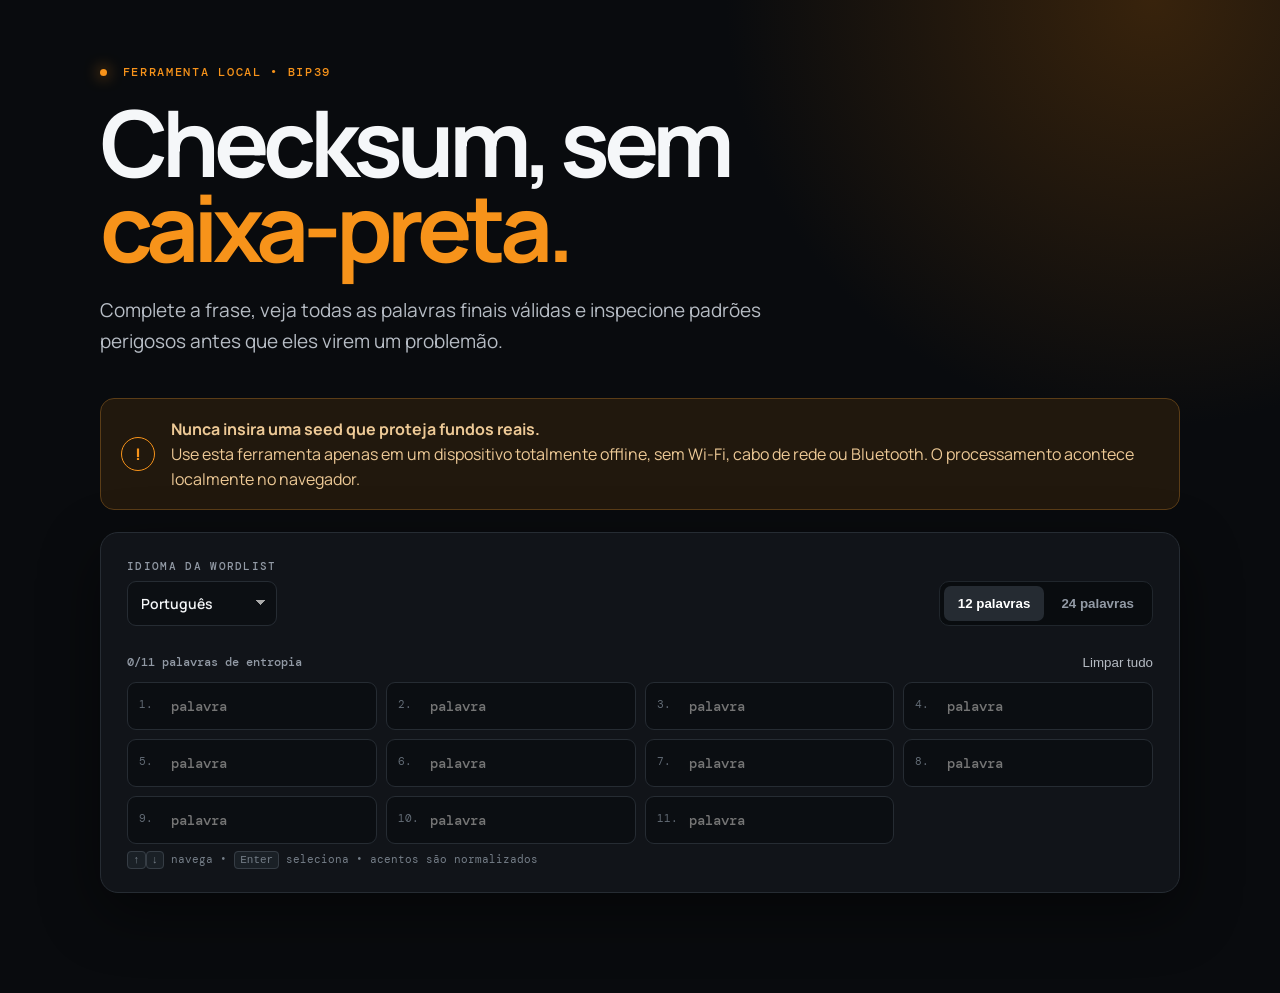
<file: bip39_checksum_offline.html>
<!doctype html>
<html lang="pt-BR">
<head>
  <meta charset="UTF-8" />
  <meta name="viewport" content="width=device-width, initial-scale=1.0" />
  <meta name="color-scheme" content="dark" />
  <title>Calculadora de Checksum BIP39</title>
  <link rel="preconnect" href="https://fonts.googleapis.com">
  <link rel="preconnect" href="https://fonts.gstatic.com" crossorigin>
  <link href="https://fonts.googleapis.com/css2?family=DM+Mono:wght@400;500&family=Manrope:wght@400;600;700;800&display=swap" rel="stylesheet">
  <style>
:root{--bg:#090b0e;--panel:#11151a;--line:#262c33;--muted:#929aa5;--text:#f5f7f9;--orange:#f7931a;--red:#ff4d4f;--yellow:#ffc247;--green:#41d69b}*{box-sizing:border-box;margin:0;padding:0}body{margin:0;background:radial-gradient(circle at 90% 0,#38230c 0,transparent 28%),var(--bg);color:var(--text);font-family:Manrope,sans-serif;min-height:100vh}main{width:min(1080px,calc(100% - 32px));margin:auto;padding:64px 0 100px}header{max-width:780px}.eyebrow,.section-tag{font:500 12px DM Mono,monospace;letter-spacing:.14em;color:var(--orange)}.dot{display:inline-block;width:7px;height:7px;background:var(--orange);border-radius:50%;box-shadow:0 0 15px var(--orange);margin-right:7px}h1{font-size:clamp(52px,8vw,92px);line-height:.92;letter-spacing:-.065em;margin:20px 0 26px}h1 em{font-style:normal;color:var(--orange)}.lead{font-size:19px;line-height:1.6;color:#b7bdc5;max-width:670px}.warning{display:flex;gap:16px;align-items:center;background:#21180d;border:1px solid #5b3d17;padding:18px 20px;border-radius:14px;margin:42px 0 22px;color:#edc996;line-height:1.55}.warning-icon{flex:0 0 34px;height:34px;border:1px solid var(--orange);border-radius:50%;display:grid;place-items:center;font-weight:800;color:var(--orange)}.panel,.results{background:rgba(17,21,26,.94);border:1px solid var(--line);border-radius:18px;padding:26px;box-shadow:0 20px 60px #0007}.toolbar,.entry-head,.result-top,.analysis-head{display:flex;align-items:flex-end;justify-content:space-between;gap:18px}.toolbar label{display:grid;gap:8px;color:var(--muted);font:500 11px DM Mono,monospace;letter-spacing:.12em}select{appearance:none;background:#0c0f13;color:var(--text);border:1px solid var(--line);border-radius:9px;padding:12px 42px 12px 13px;font:600 14px Manrope;background-image:linear-gradient(45deg,transparent 50%,#aaa 50%),linear-gradient(135deg,#aaa 50%,transparent 50%);background-position:calc(100% - 16px) 18px,calc(100% - 11px) 18px;background-size:5px 5px;background-repeat:no-repeat}.mode{background:#090c0f;padding:4px;border-radius:10px;border:1px solid #20262c}.mode-btn{border:0;background:transparent;color:var(--muted);padding:10px 14px;border-radius:7px;font-weight:700;cursor:pointer}.mode-btn.active{background:#252b32;color:white}.entry-head{margin:28px 0 12px;font:500 12px DM Mono;color:var(--muted)}.text-btn{border:0;background:none;color:#b5bbc3;cursor:pointer}.word-grid{display:grid;grid-template-columns:repeat(4,1fr);gap:9px}.word-field{position:relative}.word-field input{width:100%;height:48px;border:1px solid var(--line);background:#0b0e12;border-radius:9px;color:white;padding:0 12px 0 43px;font:500 14px DM Mono;outline:none}.word-field input:focus{border-color:var(--orange);box-shadow:0 0 0 3px #f7931a18}.word-field.valid input{border-color:#335f4e}.num{position:absolute;left:12px;top:15px;color:#636c76;font:11px DM Mono;z-index:2}.suggestions{position:absolute;z-index:20;top:52px;left:0;right:0;background:#171c22;border:1px solid #343b43;border-radius:10px;box-shadow:0 18px 35px #000b;max-height:215px;overflow:auto}.suggestions button{display:flex;width:100%;justify-content:space-between;border:0;background:none;color:#e5e8ec;padding:10px 12px;text-align:left;font:14px DM Mono;cursor:pointer}.suggestions button:hover,.suggestions button.selected{background:#2a3139;color:var(--orange)}.suggestions small{color:#747e88}.hint{font:11px DM Mono;color:#747d87;margin-top:8px}.hint kbd{border:1px solid #363d45;background:#1a2026;padding:2px 5px;border-radius:4px}.action-box{margin-top:22px;border:1px solid #6a4317;background:linear-gradient(90deg,#281a0b,#16130e);border-radius:13px;padding:18px;display:flex;justify-content:space-between;align-items:center;gap:16px}.action-box div{display:grid;gap:4px}.action-box span{color:#aeb4bb;font-size:14px}.action-box button{background:var(--orange);color:#111;border:0;border-radius:9px;padding:13px 17px;font-weight:800;cursor:pointer}.hidden{display:none!important}.results{margin-top:22px}.results h2{margin:7px 0 0;font-size:25px}.result-top p,#result-explainer{color:var(--muted)}.quality{border-radius:999px;padding:9px 14px;font:700 12px DM Mono}.quality.safe{background:#14372c;color:#67e5b5}.quality.medium{background:#3a2d13;color:#ffd36b}.quality.unsafe{background:#42191b;color:#ff7779}.checksum-list{display:grid;grid-template-columns:repeat(auto-fill,minmax(185px,1fr));gap:8px;max-height:330px;overflow:auto;margin:20px 0 34px;padding-right:5px}.checksum-word{background:#0b0f13;border:1px solid #293038;border-radius:9px;padding:11px 12px;display:flex;justify-content:space-between;align-items:center;font:14px DM Mono;cursor:pointer;color:white;transition:border-color .15s}.checksum-word:hover{border-color:var(--orange)}.checksum-word.selected{border-color:var(--green);background:#0d1a15}.checksum-word b{color:var(--orange);font-weight:500}.seed-display{display:flex;flex-wrap:wrap;gap:8px;margin:20px 0 24px}.seed-word-tag{background:#0b0f13;border:1px solid #293038;border-radius:9px;padding:8px 12px;font:14px DM Mono;color:white;display:inline-flex;gap:6px;align-items:center}.seed-word-tag .sw-num{color:var(--muted);font-size:11px}.seed-word-tag.cs-slot{border-color:var(--orange);color:var(--orange)}.seed-word-tag.cs-filled{border-color:var(--green);color:var(--green)}.analysis-head{border-top:1px solid var(--line);padding-top:28px;margin-top:10px}.analysis-head>span{color:var(--muted);font:12px DM Mono}.alerts{display:grid;grid-template-columns:1fr 1fr;gap:10px;margin-top:18px}.alert{border:1px solid;border-radius:11px;padding:15px;display:grid;grid-template-columns:30px 1fr;gap:10px}.alert.high{border-color:#5a292a;background:#211213}.alert.medium{border-color:#59451f;background:#211b10}.alert .icon{font-size:18px}.alert strong{display:block;font-size:14px}.alert p{margin:4px 0 0;color:#a9b0b8;font-size:12px;line-height:1.45}.no-alerts{grid-column:1/-1;padding:24px;border:1px solid #275544;background:#10251e;border-radius:12px;color:#75dcb6}.disclaimer{color:#727b85;font-size:12px;line-height:1.6;margin-top:24px}.copy-seed-btn{background:var(--orange);color:#111;border:0;border-radius:9px;padding:13px 17px;font-weight:800;cursor:pointer;margin-top:6px;display:none}.copy-seed-btn:hover{filter:brightness(1.1)}.toast{position:fixed;bottom:22px;left:50%;transform:translate(-50%,20px);background:#eef1f4;color:#111;padding:10px 15px;border-radius:8px;font-weight:700;opacity:0;transition:.2s;pointer-events:none}.toast.show{opacity:1;transform:translate(-50%,0)}@media(max-width:720px){main{padding-top:35px}.toolbar,.result-top,.analysis-head{align-items:stretch;flex-direction:column}.mode{display:flex}.mode-btn{flex:1}.word-grid{grid-template-columns:repeat(2,1fr)}.alerts{grid-template-columns:1fr}.action-box{align-items:stretch;flex-direction:column}.action-box button{width:100%}}@media(max-width:420px){.word-grid{grid-template-columns:1fr}h1{font-size:50px}.panel,.results{padding:18px}}
  </style>
</head>
<body>
  <main>
    <header>
      <div class="eyebrow"><span class="dot"></span> FERRAMENTA LOCAL &bull; BIP39</div>
      <h1>Checksum, sem<br><em>caixa-preta.</em></h1>
      <p class="lead">Complete a frase, veja todas as palavras finais v&aacute;lidas e inspecione padr&otilde;es perigosos antes que eles virem um problem&atilde;o.</p>
    </header>

    <section class="warning" aria-label="Aviso de seguran&ccedil;a">
      <span class="warning-icon">!</span>
      <div><strong>Nunca insira uma seed que proteja fundos reais.</strong><br>Use esta ferramenta apenas em um dispositivo totalmente offline, sem Wi-Fi, cabo de rede ou Bluetooth. O processamento acontece localmente no navegador.</div>
    </section>

    <section class="panel">
      <div class="toolbar">
        <label>IDIOMA DA WORDLIST
          <select id="langSelect">
            <option value="english">English</option>
            <option value="spanish">Espa&ntilde;ol</option>
            <option value="french">Fran&ccedil;ais</option>
            <option value="italian">Italiano</option>
            <option value="portuguese" selected>Portugu&ecirc;s</option>
            <option value="czech">&Ccaron;e&scaron;tina</option>
            <option value="japanese">&#x65e5;&#x672c;&#x8a9e;</option>
            <option value="korean">&#xd55c;&#xad6d;&#xc5b4;</option>
            <option value="chinese_simplified">&#x4e2d;&#x6587;(&#x7b80;&#x4f53;)</option>
            <option value="chinese_traditional">&#x4e2d;&#x6587;(&#x7e41;&#x9ad4;)</option>
          </select>
        </label>
        <div class="mode" role="group" aria-label="Tamanho da frase">
          <button class="mode-btn active" id="btn12" data-size="12">12 palavras</button>
          <button class="mode-btn" id="btn24" data-size="24">24 palavras</button>
        </div>
      </div>

      <div class="entry-head">
        <div><span id="filled">0</span>/<span id="target">11</span> palavras de entropia</div>
        <button id="clear" class="text-btn">Limpar tudo</button>
      </div>
      <div id="wordGrid" class="word-grid"></div>
      <p class="hint"><kbd>&uarr;</kbd><kbd>&darr;</kbd> navega &bull; <kbd>Enter</kbd> seleciona &bull; acentos s&atilde;o normalizados</p>

      <div id="action-box" class="action-box hidden">
        <div><strong>Entropia-base completa.</strong><span>Antes de continuar, confirme: este dispositivo est&aacute; totalmente offline?</span></div>
        <button id="analyze">Sugerir checksums &rarr;</button>
      </div>
    </section>

    <section id="results" class="results hidden">
      <div class="result-top">
        <div><span class="section-tag">SUAS PALAVRAS</span><h2>Seed parcial</h2></div>
        <div id="quality" class="quality"></div>
      </div>
      <div id="seedDisplay" class="seed-display"></div>
      <button id="copyAllBtn" class="copy-seed-btn">Copiar seed completa</button>

      <div style="margin-top:28px"><span class="section-tag">CHECKSUMS POSS&Iacute;VEIS</span><h2 style="margin:7px 0 0;font-size:25px" id="checksumTitle">Palavras finais v&aacute;lidas</h2></div>
      <p id="result-explainer" style="margin:6px 0 0"></p>
      <div id="checksumList" class="checksum-list"></div>

      <div class="analysis-head"><div><span class="section-tag">DIAGN&Oacute;STICO</span><h2>An&aacute;lise de padr&otilde;es</h2></div><span id="alert-count"></span></div>
      <div id="alerts" class="alerts"></div>
      <p class="disclaimer">Essa an&aacute;lise detecta padr&otilde;es vis&iacute;veis &mdash; ela n&atilde;o prova que a entropia foi gerada aleatoriamente. Uma frase &ldquo;limpa&rdquo; ainda pode ser insegura se veio de uma fonte previs&iacute;vel.</p>
    </section>
  </main>

  <div id="toast" class="toast" role="status"></div>

  <script>
const WL_B64 = "H4sIAJi+c2oC/0y9PbbsuK40OJVvPbtH0FPp1QYlURLzUCKLP9q5s0dT3j1GGW9dr9w9sQbECOhYimRSFMUfEADB0P/3P/7cYqj7//zf/+f/+R83uXNJ5//8X/9HYIihfQ8Y/bim3gAupFR/IqmmMgG14mam9rIM1Ou4ZZ59rUBh4e3znLpBy7oHjwdJ1nFNvbYwD/xXDwV/l8RCUUgLeI+5pQJQ7Mmtu3ijxeVxw7LgEmYmWPblJQ8d6AgAPQJc7pw9YADyJU2o5Lq6UIAS2mItDq+zuTBquXlc0Ahb8SNl925kDce4FFxyKiNrqOie6MrIE6cOMKc9jReNHtlj8OOREX9E/w2QvgY4El43phNF590NUKQ+yF/TuDY/6hS/3PdosMM13wvgJ5zbgMkA+/qQrh6vd7r4jaee844uO+fABjk3PEWGqwcooyJnONCb5y/+d8ojZmJ29pnazlLqF1Hz5+kAw18dN72Dx+g/xyU7NGBOMW1Iy94VIDw558LJkUsYzy3zjiuHrrQirnh02fBgdGE50C7lQFuUYzyzyJvhr6KtAujReKWEi2noT9S7NL9yepQWmL99pfLrhhWX7JGrVsdhXqsn4J219mM8qbb9GK/R9ujbSGxpvElrbv4F5FHz1kLrC/I90qI/s7YvmGh949zjmOmNw6O3hGs/xm2XL5xKV5rdkgAx3b7cLw9QCEarfvma8DZfax/d9vVLso0b3+Ee2JObvsd13n0ctRA86jy5ZTx6ctu4RIqGSWfiiVvHvJvcMaU00OnGKBB0ehTKi4+4rVBWTNrbKKOi+DrGlYBfo58madcxIifvxvATcOLax9Ce/OwgawXi/Sfv13EVeYWUDU/2u7uQtIfRl5OPFNICx4gTMCrhTz769GtAWsVV+h21aJAggr68x6O+Ex4Q5u8ZrxKQ8gs/[base64]/0OslnSw3oerFhLbAL2Rjk/YJusnUFzRml2qMh3ZZe+OYYj3EUfEeJ1x/4RqZ+1xYlAyG8UBRXlCxXjZLQx+gb3oNJ0dIr6iDDbr+TfD56HV20wQJJXC0+EwFa1bFpA7EPL9wHVJDrse4HiLpgPK4oqzTIaf0ONFomlmXReZKKPe8HJ54fvPP/FQoh8bycnOsb8Fl4h1jYMt1SwB5NKuggocXJFQUPbpQruHETbXxsbXzqbhJapE2wBk3Nr8lFt7s1o4xZ6JNAJeVGQN59qLcjhEpjeRRiD+gbMz+rOgHSen8W0Z/BLKm2KGQCRgjSsCR+bidC7SgVAEyxobAYv9WglEB0foywIxivWeeMbvkyqbdIVNFX54xk1R1RjYMfQHH6XFDgqYqKLFYmXtjFZn3PkOREnji+b2MgsOG7g+iNh140VAgoufQwgdVgPkwh2vItzlCiRWQcS1h/Qb8whW/[base64]/ucCxZ7ARDrgtYGcOB68h/IouLYtcV9RYDPqILMftzmoZsK8niIH4NXF0PIvRLQVbLiZQBo/2KsIgULtQC+syxxYwCWPge0XumeIODdSz8ooks/eW/na6DGYlChiD6NzKLOd/RFz7iYXjL3EhLkXpcewtTqj7TrBfJTnkQZJ9NhrNRzR9tTXVuGsrCIDbghYcyhhXrxYmbd4qgiLOiM5Zbk/HfMxmUIhwWCePGi5nqgMlT0RXTaBWki0ScU4NXXABQxmwSmYgVoB1dg3rTKQoCk1W5aUQea6IuPrFYMF289oEUJCizjDKz3SftLIO6lfSnI89acamDikFACoLzL7ISlt/gqg2si9iynhu0E+oVrxnIlUOY0ypHuRbUaZuUiojaOQSoQa4UgzK4luA2TaOErBV0LFsAxABfeGKRSyDVmxyLSGg0VNmoYAk8sGUuI/hgm5RJoEwlKYpACU4AIwrWa00SwyQTB1q8BIytU6ZMKaKq04MyelN6xMap9ikdcHEThSoV/f4aAWBI9TYI6VYllLDVLGvqbXPM+JtOSDkd0chQmUT1R2snCeMVLpI6Zv8DPsFCwCdjGpBSE1hPRBqkj8GtcIcjMv7XIIowCAqopk/EXQMaVD8OwKB2FjOr2IW6XPlbfpWO2dJvWMOMXrpkLx7EY2ffSvXyLPjHq6h3EgoDxst6VYQgLOHEdM0J6N/Cv8Qi5jt+i3Yyr2YcCzzQcKR7mCqW5l3dAN/iVq6vf7sp7GjI+0BjxcRrWlo8LU2RIFrxA9JsbI0AgB4PAvD/Jl8OAEbmBB8fRySK33NB6BMFKFCSLGv720Bz9kajb+iPHhJw5wbslcLSyP6nTCxozB1LGq90zBoLAhNVVDHY0k8w+tN25ctD7c4NIFwTB6M+dU8afL9TkjJBz/kwizgeSNiLCtFB9u+BWiHwVkZZUUNotlUZilpk7JqP/C8aCgDFaYRrJBS9TmFVWXDaXWMvjQaUPF7BIUYfCax1yQIDnO4lEQCdJDWFk+SYa92g6FQ3MCn1X5OUvJKQ4po9/s/HfshaiQ970iAsyi0EwB8VbFM2FEEaNf3uutwLLHJi8O0w0gWHC0H4HPord8eY/CeLBvzNWLEGelczsg7eIxiGtBCY+LBerOX17gtD63x6XCX6J1U2YHisGslxFI/kecEFSGBNEwJjgK2xfuVZkOXjFzF/VpVwHOnGZ8c/ZIA5W+FZXZ8rL6vAoLEECML0FBbhkVzpBVydSH52yekdNapUX7FjyVi/CAGV5/DscuXJF8uEi/sF4WWVshYt3QTyutHbWoVuuAarMGsxLugY/bLtV6orKoKfleuDaeB8G7Qo3FjUauW6WBUvkGlgc2izA67HK0spimBV/NLpB1nD7mNY4/KAr3WwCcEtEu0dt0YHQWpGSdoXVtsbEzDDfBPAmirk19uEaXOlsWzEw0ljrVlmSR93GerzCAlsTGjBx92OFb0+u47GUeeoNrUyCi2mF61yXC6x4AjseWeg+XkXP5/NoPK5046/DI7fK4s2+K2ywIiINa4dgvFkJmGqrrq3IiNcSGx65YVet9JkJgF2+ihkx/oNdsfYTl6GLrmLqc4LC+bF2jvbN0b9Gf/Tmont/A9GZsuEVtmHpb45+eUHTA+FeExSHZNh05+NE+RUXFNFwF+foJhYCkobTcNPFaoxOgWH0uKDCf+EkEtQx+DfpU77ZjjbbAtboDXrRFjaoIZvNlS2I2rUisYxnQkfa4jB8NvP/CyoEY45sEaqkgCNXwDQRDJNKAJozJpY9hukGL/[base64]/Rgr/m4eEUF4gkjYMlZfgdgt3jGW9l4W5i/8Cz3R68T+/54wYmHLBmz2ybBzuIqiOlwCAQWKHQuHF9pdLmIOEHKZDHSLhCNQtwwyFuFyEIglRQQEtEZBif/aPrPADs0owBUkV6qMAtE3gszFISqAfwMEmj2CsbIKEi1ytEo4V8x1QRHREUFtgWOgHfqMII/ZLHpEg2MgnC/Pe16dRR72SBj3AtLs+ZzcATTCA7dUeOsEWYE18CUrNVWBDQqjjHa2m1oVmKOC07helnIFVsc09VDQ0TViLIjBEVntWof4lftGK1yYQC/bUHs5FVcD4TK2gF4y96GtCjwB4lBYXv5rDPxXmsZlCNwXTImXzAdMMdhYrw5D9tUxRl9wVb86YyUEhdGzL/jzGdHyS+wNV8ZG9C8IabnmcRVdtAPez/oFx/uvMSfkcvKPEynntoy16xdcLL/GkJDLDEH1C639S/dmkfJ17wT+Ooca+OsMKwCUPgG3oIljRZLLaCYB48VkzYUdHhGgErF3FuF1lH6UHtmQlltCamFS4/1ttHl0MFkFnHB0iMbqxhXV+ULWrwqtKrpvljMcQ1FkPlK8W3Ed0lDAGG3qOoAaEv1QOkRk4DImkgDofdGHapnh84/237mNhUVQHdeUsfqonc/s3KHUXZVRfhjDNKqhMdZvgQWGjUx8CqaIvonQjkxlj9iX5xZMDIiWivAmRdgtMfwFfZ3ugRi4gRehRMXANVMMAF7H3WniMi0mARoHwySmbeiRGrk0ZlRE1JHoVKPDk746/uoouUORppoV0zcK7vOvkbdv9HnETrdy7KcjGJI39jeEXPwu8A0cGsg2hNcxXkUk/6imgHOIiwMhYQecsXQOHu41BviB4XyIvuKQBTlOVEx9zpBQAsdWrAC6PAR23gnfwyFqjaHxBgI2PrpYtcsvVrOUYI8bfuUDmp9c0S8HN2lVzpfAhzamlWEhHq7ZDe9wDLvpgDJ/yLQZc/7AVqBcOe4PKJaHV48J2tIveJBfghsgwnl2ICLlsB0BQRDZam+whcQwGNcy4z9Ih4NL28Fd1wP22KHeImZqrEHbh/5ziDKGBhZhyZlyhLFZLFfOiSPA93lAlMrVmiTAGSwATp9DzI+ZBVOl0p0GVA7C91BHNsYN2jy8Pcp/U+QcaYLpeaRlSAMB0GqOIc7lguVZJE6A4/Iwf7Ug63yxQUfLJLwa9wGPxOeVE27hI1WRBWNFPizS4/FqCuKjRHHjnGCszYHpKtcwAPbRjr6uyNvxZj22kIdIOHpl20lBaONed8acCEZfYJU8OgNGj+/qh90giHLk+B4vfDoIrxPW7+nyr1GN08LxTpkl3wPwJU/zJZ2IJzyx7X/Ce3TKKtBYuN+4W3w+/ujT5314ikSjYsaKXLww1O/0vaFPTvqZTv9Vx/U9skObsEF7JoiKM8HbeCYZkB4wLfy3QD4JQrsk5m/Oymi87hgKp7oikYg1CYv+2TUcYNTSZO/JjWBss6cRriUm9Pe4Uu+UaocxP2XhmNHQAtlMaeK4StPFDdA0z8PwEK10SB/d3sGj0zLGZBoxB4mbWQLwBmmFZgM/U/o1LCbYUomrXIrfRx5jLWGxTPAZIAhMJtsYJOnkvqWgUVjGMzIc3ikHy51pKaTMYZYsXjQVGMOpzLRnbR9MQDix7Key4e0LQy0EbXQlpqL7GTeqjW59m8WpNxoUAi0Nyr0gqu8Jzk/p9hPXkXkoV3LB7/f3hhzflDbpg4aijZQdJW6GWOamZ3YRfoyMMCp1eTuAMeIyVxMBfI/sMkGBlzo7bo9nbNRkneBMGRM8Y13MXA0zVkC5BrudsRX5XgzPASHfMtTD7L4pfbPnO8i47EwquFbHXKKwjZ7BIJGLg6td4DyGZRbdEG3lGb0hlxUzRyAGpSBojojryjubXUz1NAC3W/L+LfJzdGkObkR3yShnywbTdXPweJmw4eLxGJjOckWrQofU2Crsz+eQcXNtaMPAlg6fz+hY63JR/1H1aHuimQYdN36lNfgSkRuEOWJzU8CGK+ZRTsP8k+soOsHDksVULADIGSEaMrbJMwKCM+JnchIznjcVztk7AuDBNUwsr+JBzaH9H7026wRCX6cvTGvbE8wab83KFAdZnjWsBd1e/MqsGpbA/3nWQ2BD6UVWDyZakZjVAg6IEYGWS7dQmMgxVcLFjijhA6DLzQHIHTKBS+dzErYeBDEcQSDFvsAjsdCUVoBsLVPUB4rXTO25a9gE6l7hi/[base64]/IZy4wdTmGopjq8UH0Pj4EARgMXz7haQR5LskDIlaLxQczIoKbiOQBlllAPK57uMEGQ3cVvgY/[base64]/[base64]/oZ1sPKsy/ikDT6jfqgdVT+AgaL6OyYAgXWanh76302unibe/[base64]/xM9cB+hgDE3tcTioUA/Hdiwp0cOPAH1IQ/xEpHjROjpStHSxqWXU0YYdTIBSyBd8Uh+AXYGZHKHSA9EAgjp8KHXBPzwAlYOfJSx9MhlSv2sJ8VURBeNGORrdStqxqEqH7GjoLopsOhoccx7U/Kg8xZxVjhmmV+oTB2XmYEv6BfTELhAe7MmiMBXBX3ug3hkfm+1AYE4IrDewKwpV0zl886VNyq+qcH4nkx9fbx+GI1b5CgJQylVSA6u1HqN9FUKhBmcuPa0TiyuEAKGE9vbL/[base64]/npXmi2Phy/E6VPD6BX+IAFT0i8vMF4TXF7v3ix6D+gVdv34fE3r1+8g421C/[base64]/h6tJEa/[base64]/2xBv/ew8ptvPyyMxcwe6540DrGcGkfU82rvT29wzFpNepqFOco0wqw/+FDKFyBUEDV1toDEVnpo0o6253Ax5KKgP7eJymJlivA/V7zICFEEX/jtxQYjz5fJQiC5nJ+QuyJOL0eGX3wP65tJBgcQTe0XXfZIYf5+ohB+UOZfnMVhtegzJC87cSw8hxIFEjKNugWPj0hgNvGaYrXZhpkqiXsw0wHCjXBoEuuHmsxkUZRhlFzo5BLK86nANeFa1PI3gQpMyKuPiMWMScFwpztgPuPR8K/5suH6jLl/PdbTFlxtP/cI6+gXDQq7YA/lCG+hhIkwV6gNfGrIwOuELYusLMcVfXG2/GPzzBRcDNKkvi9MUhLFL9eJLnXURiIvFl5/GxRzFooT8ggT88qCnEKnBqLwvrMhfY8B8MZruCwvy1+4N4GlYmb+4Hn/BZpYrPdpfWETliuojaOcLrs8vKLoQUV8a+/cFhIyoPvZdvixU7yvwjM4XnHki3+DF/cIS9YWZ8/WcCvhKY9/8KyFu5StRbn0hWPQLayRVMW5XyzUyYQzqL24tf2FF+irYMf/SOD80IRfFL57a+KLS/Y1F8ht9+e2pV36njgty0mz7+Gnssn4QZ8uNx4+oaf8vdm26RiZ7cmkxsFJgeCcgmKFu4pBz09I/oHWafATRkgZh4ZYgRjJot0SNQcbyMCJN6iK1dJ7PF9gzi6iMelSertgN9wKKnKk3UmlJzZCobBMoTGkmDMpSQggOqNkz6trdhAqGT0PlYtZaLVEUJAeqL2cFyNj9AIFWSOTaaZUS+5E5o7P6cUfdzSnuYcF9op0tzJFyNFgstR/dkmXJgbS+ecGQvPjNAehBeEA27aLHz5hR/ezgAvM1XMzRQSOm5wrwt2ge/Pvl/8Cd/bRohA/[base64]/wpa11kIclGuUZkota6lAay3XWRW3jhsz+z5vyAwy+7zVohS++Se04FMorOfiOIwdJkFGJwZM+XFSsJq6KS/CBndL0SyvDjTQljMz8TXwMQ8K8aeGMH2emuOTKIXQHnrON5NgEnJqr0D4A9RQ+DoUKF06p4BM9rvA1rqfKArHkhsiXLxu4t6FrtTIxakUwwPpU8jawRqhhWThax4ifcJzYkE6s/ed8Tyar0eWhmWdWKRzvXVeYWbqwhskvU2crUZ4Gp1SZercmkZa22AlSG6MnKaFR20pEdLdfsJnmoX1FY8waoXqmigXWr+T6uot1hGWhSO1bKFoSWouiqwMWxjZpqGqxJQZ8blybCDm7uPjL06XYVbma9e6GQF2ONqo2oJBSaGms57rgeYXjZ0qk2mAPZ3wnTw6mRBK6/YG9z2cS+Oskq3wGD5GMi4sP++3hOiE+P/gVyPqPim1IFS5/oRbvrJAJ0xsY3B2TQSPHBXuYY/yQosiQNYWrIGtA1qiKGytRXt8zRs1RdO4FYEwxOPa4k/cXEnbyCAWWcMhkbqAILPFeTHsRcCKVGLLNofwP2yLKqt8zqfWdpzbHKzS8kRGzQvyaSQAroM1+onwHL9eQnEv8FNLe+BW72YkvAEytqMSWjQI9m8HEjsGk8qSzCCypLQUSO88MnyTI9ofN8UUo/5GA/3EEMgO/AJ3zs/zDz2tEggTJiCitNX4G9sE4iLAoYHuXV2ROypFQo3YIZ5zzIDNHlIR0TnpHUB4dUiy6bwk3Tgyx1TsGwjDDCTFD9m4kNwnLSJRhvdjcG3kmUCAIZO3ha4tBJkw1wY9kUxDmTlLYMXZykvRrvj+xbES8toAAOhgSuPnlnyp5JTURSIs5MChhyqUzdbi4smaE/yoforBYXtLcpvT0FhNpQKLQ4jH71Z2J4lSErb4sKgLOhhJN9W5Ijn+EOCTdYDO1/tFnpb3ARslJ9ofibOsT31MlBKHXHXxWzUYmWQCUYTnD/Tc4QFDBlFVzIL8iUgnExy8zuAJ46geD7VCYwHYK6LtfG5IXTfxa74UNyvuAsc8iBhIRi64IJyr3srheeG8V8CEiLM8XcfKvSLGCcOyLfIYWNYFgMs6qeRBOl5qzKI1E6IOhvwxVah+C+2hNPXSv+4Eq0dM/[base64]/jsVfz5fCyhLNlCyWItjZdaInWxvp6YAX7oeomv3FYbe7mWNRHXZswf22icjz+GSGoalODiNeJBXl7leCze6wauyeM2xXQUq4FqKTzb/r0rMTkxFPt9qQ1jnE9j7OMM5qYEKLE0yy79msEEHP6DATThkg0Tfh4Oozhwd88GdhdL3SQ/KQj+BesL7NdBopESTErvI9JrI88l/WLJLHLrGZk4MeOyfVtYDUd8ZUjo1EQ2NWHwHuNo+OQAySJCY52zSFiaWHFTcH9gIX4Tk9A0AWM1IRivnFe+PhWbXICZsiNppm9YfybZTpkaU+qrNyPOo0An7oDjWe6M1bOwkdsb5olBlbQXkdWda5dr7qudnck/lEe03wi74AJYLsR3iIIKEC3EyQbIj7AAqpH23opmyquGCk3YooSSGpRKg/LhhVpMlfse05yZPS3VuOwlmcZMK+CPuLeS8kKXsTYaPYTbpN24xMEv93zMZErtL0CXz4zQpJiLJFxu6edJB4SUY+CGACdK9ZTBYMPhHJPD0z62ZSZAYyOypLJBqz0MaeS+f1Y+3bJ5gWc6fAvx0ISEO7iECEW0SgBQgKzoYaBWU/MpyDczeXwtxzICpmISpBJLklS2VRcFnPXW1eskN6/suVQgkh6wyIYTmoHAnDk5rQzgI7XXvK8RghF5XZ8SCtonmBldrxD2JHK25hTmU9GG8lmO53JXwcGoQg+gAWv7HefitDfRJkLsXFm/tyUd9WISck2QBvLjhm0DNclkXmn3vYIgllAJBDMtGHA8ZIZwSRVmCmWalskaTAvHm5mLkXZiiQIYuuefZ61a0BhdUp2VtpUG1luodNKXAN9uy6cf/sJpvsbNwaEako8PjjQYmPr9naWV7KerLSn6mclE9naxAL21I3DAip1aqD3ZG2spC0kpW80tM9H3xuAQSWxBG20hIWqC1LoJAcBJUgiIzOygqPQ3zRKd0DSSr1dBGpK20hX4KeYfHkruTz6j04gcUGIKekhgYyi9nugmvIrMtjhS/B1MQl9HImo63kK1yh8v+rx41FwCZedJFkAco/zLZLx5N8BBtzSlcJMbCopTMEq+Q8rEWSyAQQXlZK+UUVMhbR2aP6BQxmKDzdtJS00c2zdK5RgmAOCkIL9oy52fWIC24o1jJdx0EFC2RMWJFFOLjyMEOO54hIWCl5lRMSDH/[base64]/dRKdxWHPciblZKK65QERIjwgUkqi8MBZO8Xm2MbHe1p+Dmn1RTrG+BZvVoxYpr1renTF979BWskJugBslv+NUFcbdYYFrJm/nGRq+/I4EPbySZKJdySHe5OI4KLTcxgHil2eWVFwkOecE+4vY6Q5YKgrF2UxI3wk60krFOIPVngTLYDHfry7qVwHIP3cEaMFvjahj0TggvzX3u6EVYvFUic0H3KlHhLtLlZyaiFq9H5SgIatONNTyjFc+3a52Jl/twykq3J/CCqhcFT+4rXdu+6/nDPihB3Qw3t7/Diwxzx+0+WUlm05tdtBmZKBYb/1ae3ATI5pRRYfLkDXVdAN1Hg240Gccocz6b6YNb1PABEevftIbUL2rVeaeT2v/gEGUe3YEqRiNqOaKzyukeUvqDSZS4R0qHtx6JRnKjiXlTjA44KEUdKDtFQ4SwX2//[base64]/egwwllNh44oqxSGaMP6VYhQ3w3ZSVlFH6lAIbYFxIeLLFVpb623Jojzz7KwWtbKapaQko2htPaUNYMPVDPNVY2zZRaWbCF07VJBVNAY8sCsNxwGmUYRmCEIldVcIjKPWa/o9AjxcisZe0KY7clDENv2Ejicv6IK04PhvwGok6IK/[base64]/4Hzq1AFq3W8HH00TXQa/KhLORqUsAlIdNvxaCVKk/pvRWOtcdpUndg2G8fndYoTRgyp0B8K3sUqBSLYUt2IOBE5sQArm1oZEuuLIhsT9yk6s60qMqQZQbGO4BdXaPf28/pAddKYSAxrFW3CGABXEa70pIdzJxKc4ywJrfMab2kLmhJpCkQwKV3WHkTC9ymIqkRt3SMea2MppgcgrkArUnfR9jJ82elVaWUeQJpIVkOJgZnTcVKHNtBTsK6ioZVZfVDxkxsELsC/pQoE27EB85e/OGDtbJm+kMdJYHtzkEFSqRalpSut80o5jS4VD7Iz7sosgtrxeQQRU13ph5l8b6jEVHWUdJT9otkEtdm/aM02VSbZrDQA++sp4nQwcF0Vl+M5ca5MeQlK50DrztcaAoT2ljFq/[base64]/iv0EdVFdMSz25WwX86XMpUPwvnTPFUyrjtErgpch4l6McHi5ejCpIUVjjMDOiqiVl3+NrRRRqk8qBiOwFBmSheG9UkASPwnxSvSWvGRpGeX0sWi9+jKMPwEJlQT1yqvHp0z6AF6mJb/u8124A+/SkRBVH0JM6/BAgRh1BkWojAHOZGleC2KIGrDLIrYE8CJlKhku3bMNFR/DUjlVsVQqyflOUtWw8P9c8W9xMMd1jw+rrpKudsLK7flo8QY3Fyvfgy6uOzKX73klu/8yRSXKQmtv+jHOVYsdity2fjzyg1UVlfYbW1lUrQ3/y7LMv00BjuqGg94ZsesT/b1lgqwqcvBWHm2rTgwA3kmpGJUNBeNaXYPGzPrBHRdXxZudFS1jUkhP6Rf+vxmwEm/Jj9Qj/ZGcrcKMg3r2J26dGAvNIGwddpNStj7pNL80UNzqdfEBb/z3to6/xQ25Wym7Y3pZwzPiKeJkgG6SgJL1bCykoD/NtS/IQ0+Kqc+sVMLGgAA2aufVDEGBqG/n1uO92oLr1dbMiG3zQwTMDG7V2ZNu1axxDZAGsJCWQ+cdRrlSvkL3PzS2/QMYSPMaQKaqvNMFJUXeGxMfKNXGnwc0R0HWuYK7McFCbinhDMtRoljyw6pLENSrYsdWJpshLdi20ZVOlonG3Xr26vl39tYOUuzJ5GL9rrHi0PYErnxywZC6SWd3lKD0c8yZWF8N662kpS2erVC4vSgQm5/3NiNboepBXUe+WmePkwV1Yy1lYBtXLZe9Q4NlLZV+seOOJC3GO4t29QsWEUEYe4fImhUBDIfHCnt4FZvGUosPWiuvE7pP2WnJm+vpuhE0viKqup69gUXBit7HLXzdA+AycvjKASBWg1UamvLhbwJW/t+KMdkuRD6xUq08T33zSe/AM31HwExS7wWbRNRePFIabEPxypxiqTsRPb+qtNpN5461Ul1YXCBuRlw0X0Dg4PF4vgQ2ToqgH/hAYemJbVGmW/[base64]/wBerpKeeMKM1xG/c7jW61QGa/QpaXaRviUcuTj3C0xLZdC13Q87+kOcyKE6gCd+Tcu/k4NHvIWC5OZ/zVSpWWf8USIjL+ohdymwWMnLq0leZszTL0QwEe4nUuBl8E+oSUQEUOK59otp9dlayH1Qzzp5p4py9wQQ6O3TbNM2eFkSa/[base64]/o7OrAs7Og8dDfdt/H9LZPwNRhHM3SxBtgwrufBVUJKq+IZ3iI3seJpS6YcdiYdjZrdlPXj4Bx8x0cr4lHwf5JiZ3nj8I98nw0IiWXG0UjIkkh6IWzHgBXNC64chDHmjNub5jcxRksfJJcDGdmh0mmQ9bcTGbcH6QUmOcFd/KsU4gOx1AhMv9GAIND0k3w4uNKVfCGj4Z/+YHYLfuIeUxtE0E6U8xh3nQgEjmNNYIyK4S5L9aeHJ2V7Ly+o8/cGQzK5URQveh+zLk2ozPzOSWYCFayqfcnCWbsx8gjsralIp3ypaZXJNQM1OvWSGF2YLa8vBU9XJYbM4XQ0Xs7GpqhdzRy4h+Q7qRQaNiwfaYCRkGjICOKHCaTcnc9DkkKG55WDqiu4E2/1lkBAK4GZ5/uOVKs+o6ARBpFy22PvbPUmKZ9tsz/fHWwClvzr4ms1lKphR//nE32CKy8lGQ9K2deRvttGmHM7BeJ0t/kuwLao5cUrIyuDI90xtdpyfhLxRvmcsAyrYHSme4f68D1iCGZrP4elnQbzxgndCmZwdAM28zG1yAW+yOM9G92yDvDyhTUrfxVe8fb1/8EAbrvRtKBM0zxQNLujAPB/mDgfUS+WHmxGjpexfhzPuZwzCwfOcjOiZBaeV3VuSOT1uqmfLoWYKuZwf6V0SHydN2Pi2j+t1MDsjc4e78KHh7sprarja8NDgWNA584WV4DmBtxkqXe62//xXd5Bdd8xRcEbPnICGQSvjmIa2wAXZeDjuLxtxGsCCZlDbHUL2trcBbgsBXM7mACjuPiQGFued9M235mFUzo4czkzifC/OaJ4vJLysYOo2GlUZjc8ZJZw8GVX0UMSDQcisbsOhdhY9Vox/TWRIg5jVVm6Ge0KNUsZT68bqVnNq6bev2WdFPx3DLM19IHt1glgW72jNCbTD3MVz80oPDjNW7aaTRp3uEyqFhNJoB29u/[base64]/30JHVlI10JYUdSYZjTGtZk5NSYHXqOFCtGseEZSDan+8Z4pM1yZdhHebqzDiTjEY0vSx9uETU3ME1sRCTybEPRA5vOeKuRkYcgVcyyQJOShQZKSbzTTlcJhKgSZIzoCR5Ni6EoMDIKrYEiw3UhYkvwkH/pB67Z9MfSsZ5UfieuGn+FnmsbCoagjiFRSWavUfEF/268MlCzuoAa3STYSLMj8wJp71Zl6eD/mWuN4BqwSFcjDRBkK1N1PLknSCQXOLHJ7yxGAfzj1bH/BZmcrCJoGypQWL+yUQsUzPiI6szgrq4/[base64]/zQZpdevrjjXPuEtVHpcXkOQnCFr1igElwi88y36aZ/Vsii2s3fVjvDCJU4l+/XLSyg9hcXkNrjyvnHJaN23pGN8kWw6Z+CKTGVRTfYbbcPh0y69HfdDLpYDJVBFxvsAhvvqzT+lUCX063pQXFn/LXkmp06pFjj+qNbIcWy0jHcsIY05Ur8DHSQcEKgCFnQd+qxa1DeWqywhcU3B0NGQICRqF7sgH+VzgToRcAoqqaEIxs5eDsDypr8TQVEGXPRTs070qg0+iYFYBURRMW1icyCpGoQB3LFIttEClEcNm9Wc9OjFAXQ3HTNkz/7cXkp/y5rAZ+sDmdPCGLXm3vCkajXnoJG8+9m/777mCEiTZAUNvaWmAvopXDQnFCXG9SIm/sFRWtcCEaJKi9s1mCLckt0qzcGRio3DEu1rxo9+o7SJkE10pOWIKg9reqJZ89bYkqx/tDTn4HwL5LolmJlF9LuMo6nJThMBGTqHi0xYrqp/cPq3PF9jky2thwp/y1ll2BalY0nxJQBd7a/M/+s1nLF2SaxEuIyq+fQLAzPFGQhEsqlk8iLy4YvMA+UGVdPZAObH7xplCAiNAWfi1H4hmy5bUFv6rtdSbqb7B2UYQPTo+BMXitKFQvEhu+TDYNOTxoPPsgICZjhYvuCFReV72BgEmCnstpzzr8Nsp/B18pzVP2YEHLRocD3R50BY+3A5QlS7ZDsKvU2pEilQR8LMtyKodBFgBc4Vy5H9//laEdcKvEgAi5nIXwXOGSum837IY9F1ZSyAH4s5ShiT17uCWC6nJ2EF4iWvxy3MXQLie2sxz8w3y7lhcKkudyH/3/G9Li4zX4xIPHyG4POLh+eEr2ppepAJyGrj533i87xcNQuDp+1ubztwepBlGKEtfy7WAv4YpQqemiJseGXHjnC1NMgsrH/qKcSWWwxr/Glx3oAGO+j8bMcJnoACu6gy2aLIMxmQZQvNx8uaxMsAuPSwFGoYVeApLwwaK7nOItADge1tgg1dumFx+MM36WnO9GXAcHrSqJraRRaN58umipYeOsVKt+HC9R1bysh0fSaK9nrwNWnJI/g17UYzUtJCBAhf1uTbCOl2eVIVu8jKsIYwatfnbHmb7eUsUS8nR5UuhH5J97eDge8la54JKq6fKd9nIV7f/SASwFlah9XCwr9JNo1n/TM44/O/mXQqOr5LmWPVQ7Vn78nhNq4aVFCBFCjvsCRGh6S1If4kpwoavHxX/1CGPlRwY7ayVg4kfJuJteX0q15kv/ppxTw/xx+/nsa36kn3SnoQWfqWIJIHvrzN5c2JSs13tLz5zeISMnhOpPGbjYOtpmlGdOabVs99qogTw7XmRsrbmGgptKINhKGpofSlKdKNModDKwLh4T7+Y3vYrjVaCOcbpjy7c3HpDbywTfdxhxwdl5a2Zt//gGfJ3VbQe0h9twMgmFw68gP8STFdlK2bWB4cDvO1jjjLXJgInahko3x5TmaBeJtNWiSlJ9z+fn7JCco4gJvTlByf7rx/DiRovMmKSLvpzOuTyQZU+FN+glEoMec8C9GS9zSwvaMtJZvos+WjN0TiFU6OPDj8fPPZHSeBuC9VIZPsnayMIpHJ+KA5J5GvkkucWdcS4KMLfPgOWSlbWBncxYrIi/jwWZmHPTN5jm+DqPRHcbNmYyaEySYsDnukKiTMBr5Jmgwl5/fJ8g3MTmlBzcwaIjQiBFD5gxgFZThV418s5BwEwP+FJ2hk4UzkbGTZIbnQ+upVJyYGf/rOO9+/hcLgqBk7Jwk5OTGy2DZBAx/MGuSRJMUnTzdJeg7PbSaGDT6MUze0o39MiOQwjwZAqSG5NccbaFRASURg0i0GJmYfqbMSDIhavkhYDXIIjk1l85CPJqeOxCOHxO7T35wwheRcUhN5OPMvHLgiwq0RTJ0pg/ZNzFF2CTFqC/A0uaqcWvaCK92rsCpH8kYNz3TKok3nylW4btxT1i9qxh/1SI7fv6utPLc/YEgR3pOppFP22x997B4NvciwEpqRNdmlAvCkxoivFyj7JA0hIKpIUtCTzZW+/n3BOfmOPqg5Jtg1Bxhsw6HdgYVJ/6qxrRKG4hq381+bESboNTEb/0wxWnUmwT6/aIP+DbZrxfOarhvVPgbUWcC0L4ft5oApiD6JPJv/vzLKfLpOM6upJxk5CQhZyEHJ9god4w+JdtE0st4NN1p9JkzKjpRok+yBPz8C7LMmfSZZLHEDL8ZMwGYh2rtZCyKMlxmtLlSZdqTGCmtnJkxGmlmsSo3snW2Tk7Nn3/xyh+yW05DcxBAjk0PsTeR2XeCvjJ5EpFMZJRTqspxRdDhFO11b6LHgRC5OoHaME2wlQSR4BG/Z/uH9ItkS5+S/RWN85GsjuQv5R658jyOdeKmdyTRI6/15+9Alkdv3I7glORG54TBI9eff8Zb/vz38qwXOAsnMjiZSjgV46rkWTxleowP0yNRNaZHgsP4HmdPtkcA6CoCKgvo5G+cPQHZHrFyCvgmHyRHX185hH7+RS/2QN5Q6myT2N58YkeY1tQ5JLuxo3bSHUz9g2JV643GHUkWNjc9HJOkB5wdySB//iYFmZLi42+mrGOIzu7nH5I0hgNTfUa0p1zt8ZHEkIdxPs7GEEkCxdvgBiSLIPQi5YXkjSCncsfDDskUby95BJIm4gznLLUj95kSGJAU0pgalQjS2B9JgkjCO665CuylwCUtoJIB8kPWx2aNkY0oMz/8j+QHnZ3xMk4sV1ZdROTM5kmY9Sgy+R4hqm66x4frkX8b/yNTyJdZjeKR7HsOBrkyPLJ51VOHUhv5H3n6/yZ1HOCTjLjRmBvRun4hvSJ2G+af33YqRxJhBWlq570Px+BNGE8mx/IQOQIYiyMHsbc8RhBZqCTLI/QwJwgeybboOByV1XFm4pHH2iCQaunN70h2RyYF3kHafdOtRP4aj2NCBfbONV4g2djCHNnXAZsgAiIB/yHRWljJzrhZ74IzZabkmgN5HREwNYdcoJwpM6PRMnK4K3kw6RnHtXPyRerxgk4yN4KuETEsAsClFx/KyMhKRZHNnEGJ/Z4ey1owj/POtrrMICOWZXuBaTEnUiaSCpOm9Jx2o/d7YSWYE1kCSQIYjSRRT33xTyM9jPbk+LA8HsbceBh1I6nkla7RuBo5tP97WC2PXIyU0ZOT8WU0jPwvPRSM9fnbqBsx5JRZkRSKJsZTmZwRJ5JBVhbM5//EWtPzqMfuCQ4IqodyUKSUT4TNKA3JTWhskcWLoCcr4sGb/zG6Qwxa/VQy0+o44zQXqLaS/782LEqycL65kEEXOuasgVTgGHTGNuiaUSLyajyGOj/BbmgrQDeJYkRAs5lVgq6HTZEcifz4z02cSN5ElEHvgfInRuNPRC5js+wkjO3ZpPm/mVKOBsv8cF7M9G4LYI0aGP7IXUedFhWVCwjW1JQAGx+iVsV6npD085txxnqsmtSIiRSIp3EghpP/voy0cMWcWnz8k9aQVHwHdnUWb+yBDCpfvJm5+qmcmZSChREiykVIA0FJBx/KwUiGQFIq665ssJzXzz/JeAOZV7fkUGlYHwtG5aJfTwM1nnr6mHg8jHrOiALhmVrChFNl6lwjg95DAWg0fsPntARppxntrSwAIA20h8WHMNCT6k/ahMSAGvZDor+ZTIAeq7tyBRaH54BTMZDhfEkk0UtgE+Qp+pvEbyNvH6n88NdDzVdgxC4M11qGaJALRl9xG4bwTdQ3mPYgUBe2Nf2rAljtHlGjn38f0j5S9oHij4v3Ao1LRi1cQp7hB56hi1ihNWSOrHRYqJTfk0vKIPbDrfZpipvYr4DNbyavHxkE/DgHLRdjv4p+5fBQdr9ASj9TT7yd3JXpgHgN0WPIaBfDOzwkf7iDblyl8iMNHx22Xo+r8R00cMSTvQ/tqXXzyfj6Kjjk2Fy6Z7kZKV9fycmHSeDVi8b/ySJ2GtnZufpykFOPFrAoYBsY2c6I7xmJ6UJquZORPCpCvo0sT/RjMt3Zcxhh4pVqAHdzFv/8ZuD4TVYHXrrwMbI5o5iD7TFo54rxzpGmrM7G0uZ52tLbdxSUa84Xlkq2bg0DfDGNTVUZljpo5Mgi9/MPOeRIFufJHxdJGddHJINv0Be9BQD8/G5Y8nxDSI+yQgYSwUXjh7MRdj10bdweULq3scLexG7kdYMy7t9275sSRRAcr/5tfq+f3+9gXGxGJvh+fJXK1gZ5qvxrfoyN9efviZGKirGcre7h0NItEPCvzUZu5sln9iL/GrnZIqnTIpnc6OBeseiBmg3QCN+Kw1xZ1Yc/B6Ndw8MLyLIw3JRyjSxwnbW5WL/3oDaThR2UZfQRKKfaoA/zyUjTAIZPTszfgrVXqdOSUadh3Vzt052CTlKakeVsIpvZoxKvjBRc+SXPNdBkEgTuNZK4Beoxg2VtIPKKIZB8DWRIYwTQqi0ajXMNufB4HJ1Z7ZtBD3PKvf9DZjVSqcF9NZjUyKOGK//C6icAVYqyJoD8bEKLQgho6HIjYpskDGEB0fjTTnKqsVLcHlrvg3NM+5BlDSMCZ2TXYt8zVNcktrNW469QHjXQpDns566q+xaSqJFXjaxsEGcrTwWtJGUSuUPWM6NeU1FE6jRcD+NIe8ZCJ3lfL9YWnUOwV9T5598GV//[base64]/[base64]/+Ycm1C6rM6J5d0jpPRzkNav2dbRddMIZxGTwVuzKMFnIb4YrbdI9QeMXkIpxm4HZjFeyTe6MC9hTxRq2Yz9y79C2BWAPWxAciTsHi4ALAF6QHZJ+70/j/HtAT5TEgB2YHaNs72SQ1UNDMwTCzk8LaFx1AtcaOKWWgEmmbogIqrVIjhGBw3ln/PRBT/RFsqpRst6sakB46EObE/jxW2VIgxWirGhQiJQLLRqpGV29st4vCLdSG8/oyLBkD6IxT24xyK2bUAzoYXQ7D3KtnTzDraxgxsb1nFG5v80M555UoGEnXJKNVU0WB9KhXcHIvcZYCBANSt+FyasRFbjCW/3SHYOh+wpE+73cYai4yZOCC1rPi3P8xQ3Jl/sc/BOfwHk98fcvI9G4qbVIvMVvNCq31rg1fYMWy8MLLuga+9GCQK71B7fWBvYsY2V9dbb4q8NjKmBDJftp/[base64]/eOLGm+wuqwCS3mlFPETuoaWAoqXq+8bKQrErHZbRbaLR/DvgGJIn1EVGCARGwp6jUXOj7f05Pkq4t8daT2RsPmkvGv7pRg9VkrF0g6vJG2cVHkXYt4qhTjLC1dMe/8T80TGTUVjQSn/iQlkUGTQrCJmG8z1wPHi6Sez09D9++0oGhXj//3WBSRp5Siffhkw8gCcLAK8emoAtKub3A2MWawsrgN5eU6asOkB/CL2TB+w6H82FE4gdPRiiv10PrBXYpuqsO542jyK2kudoM4J+ff1B6hMPqsGCxg9EBhzNar5+/AaaH3IuMXqTrWozO62VUXRupugKdFYcR+HM5PqixHzxQf6hSBNIheC2kBna6+Hg4vci35R86r2h0XifpvFCzn7/Lkfg3ZdvN2wXCM/hiDqi1h0ZSOKPswk7a4YyByyjflKIL7Wk0Rz9/v7H2He6bzGOfhN3Cg6bpTd4VjbwLNf29dKa9gv39IktXJCWT52Yd+LpI0lWMpOvlydFFMLSRwxceFVbaLp7hk0dTKT/QLL7aM8jSReK1n98tLUbNBfDBDuURPNm0QAoVHnox0pChu25mLvwTqfQItNdjU3IImNNal/DnT8ydIyB62L5hzy8zytU6LVQ+nVRkAUL2YBPoZiDe5pEYRyLb1ULGt0TuLY7tFMnyFcnjRUl5JPPYHvzC933Mn4xcp1GAQcDcHxwfAGbMTf1LAq+FT6ALQIcCkwpTKrOTrC1VPtCYfZW2C6OcslMWBnyR7EiYHt0ItxaybXl4lA7u4R6dCufRjYvm6KRf6y/j+SLzlzcOMAJKlP7zv2QrI+/VQWn3868GO5H/yxNs9m/gnRX8Uz9/z+Tmsh5V/Q5pMFHPhzZU6cA+xgaGbJU8Ys0AWu4mBUPiz99KTGj0YCQHIzMYRO/poYOdP7+5s2NnGQcrGMnCQO9FpUK5wfgf2cJ6Y6aLJVxYLk6GYZFH7QzScfiLBYilTJ4wDDZRxJvdcHnwgE3RmMOgOp0//+X8NHK8k66wkztvJ7wNYAoDERiMipsnjGmB7GDjPhyzEvk1Y9fh7At9C9yWO2mJnh161NnJKMYBINYfmqjzYGxy2FpKDF5L9t3im0mMPGIgC6NbNk16PNeROYwbfmlC5eFBTPTrpfnnN5a9dH+nCH+DwGrmXQWkYw3BYoL6xERu/N6UYyQi4znWRBUwYTFJum83HsP9gWRbrEpJ1h5CMtCX2dY6tZ/EDfYEbyPCGRDNIDKObFt27FQ5ygCYCYRb8MUqZw0KPaaIjSCySyQYAinDq6v0ZBj0P//N6ONkH7BNZgrbGQPJxu2NdMcsk6zMCkoPyRkm7M9/bw6zkYR7RbwiN4LfJdPGPiwbjNSbxiz+QWPmjcUMd3MZB8ngfbqQ3HGMOFYaAxb40NRV/8HjjMoM79+4HiRM+nRZJS+M95//vtnO759/NiwR6dvq+DGKrJksX9Aqs/OodFZ3NNm7NuRCbLv893Jk+YqM1hM4M43kOT9/83OCmbFzApKhbDRkuIDkRgPqWdhJ60Ge/7/c4s0uDw01k9NFmcdY94fJ5eEQ0i/d8e8yorAEBP6Z8NySjXWMp0E1tbiVqSyYREUM+BbAcZYx+TO/UpGdXcmZ1owEDhtnmbsYGSIgu2+W4x2jerN/OLpmNgy9hplfmzRS/cxVJXvEZGVvpGdiCWA0KYGZI4MZRIDAiH3JzFb30bjCyCRmhE3eYhGzN0BOsxzIivaXbc5nq34he5SnapMtpE6pz0Ik2Rn50hAAd7OesY1KMaKzxNrVh9lsdOXvCt1RGTvoipVkHjPPotb+/[base64]/Qms3GWsbxqAxn1ejJ7NOkWWl3jODMqMxOuz+zerrKsIZiDWAe/avsZmAlE3UHLdON/MxP5CyjGvKs1LnDyy8gGB0a37bHzFx4MY40HnzJOkkjEZLQ70qWBlRGsPjNdkbesxd5zw5LQsDiX9xneL6UoY6NA4qGuihmEKQZMZWeIQVhkcPOsgCSoLH/lPlsJnMZvDPshkIui2L7ncbaXOjtL+ozJQcavnuitGTJWMnINzau37iCcMziOIv/45yp0nrQTFH2MTSkMo4Zt5gj+xQdVfd5ho+xjG32P051WpSZco0ZI9fyEIwxhW60m0nsRcYwWhRKJIaNksEjloxGjIi3w5mubGKez9txmM9YEmwrnYreTSmGv6IntVgMMCyKroi8NaYXmceMd2wJxjsG0rGZfFunEYCdbLNMF7vSkBltWibJlM/YNMFZf+VQc0YLRjIrf3+ThbxhyUjD/GkEYeQM407boAcDJJ2gCB7s4dw0Yazj97h8yPxFki9EE6jiSwIwz5GH79aL3DLqLD3YDuowHoTSgwOECFsoStr5IZ8Yrg1tSaI0BGUVxhwWxBwWo9JWijECT4Ix6oYFLOslvawkDLREK1FQZq6TvGMkICN5GfnCst1USUI2GxuZcY+hQn0aPlEBaJBOcjG4gAo/Y1e68Y6xr81lUqDplw73rG6Y467Mc7cM/ZAr2XxUMJEkDHvclftClTFCykNXyEL2eWjIjHwMV0vwRkFGQjOT2gIfVI18jPn7YiRkDwUZiMVMIlU9hvsPk73RkcGzBA4yQJRspGMZV1I6uYfaSGYfBEJ1JG+rjidlKkO0bl4yVuWP/aOKzel6f+2dsJGYjOxiaBI/nA2VAeE3tdjDKwbEQVo5q6oR+9wxjZGIaWbeCCSh2F+MgUCkvbo/QVZWrF8sRqD6SolUn02qSlqx+0vogBc7GozClTysNUDxrRYKJggUVmEjWxlCkkXBizhQWUMk5Zx+ngHuiGrNIOvsRPqscPBffp5Aj9BCb6zcWLr5yAopyEDjxXKpbtaxJ6DffsoPExnpvSIjeqvYAcFSm/GT9WcMpMN4zk7IGkF205lIZHZSoNXER2ZyrSWLUa+M2RHwcG3pv6QpsyH789/G0d7hYFQKsmKkYuQSI+0XeTUrTehqhlg1163y1TzUYsYsZpOCAWI3o5h7CMWMTgzqtdKJYRGsnaRipDcrz3P52fDajYcMi15z5OEQFEgP5CZjEhubGs0yzeT5epEujHxfkVniQ0kWjWYMXamkYqjWIBUjkxiSTqsCScaMVMph6gmwwkQbtEfgBGnjppXyMT9kY6RF0s/NkHeMnGTtoR97ebKP4c8P/qMWd9OOkWJsf7jGbvDze+ZhF/2eLlm+XmQnexk7GW7w8ef3msgVBm4lf5BkjCHqymzwAVhY2GlgCL3GoBL9rAtkk/p02GweI0NqWXhQUneWjXlMGgQlVpZYE99VP6ZD0jJvXGXkLwP9GNY4AZ3bgC14nMVspsS0wEAyQahzwDrTwovFM4DoJjsbSC0CEpwdRnSGxv8Hr/dPhv7UQjYCNFytVpxrkl3eh6W3Tn419HuyIZwmusSb8W3pOTYkkeZsI5MaE0g0x16mkdcSmfKwpdZ4kLD9/LeMOGXRJclCpxFFfFPlUmMqr9kb0VohuVplSuusVsVlJtkaBpGamXMyXrWX0ao9TGokOnsCFvWjQcm41cisloxZjUnGutaNdu1DxrKf34hnbWq8O+NXI4vZULDbrcYDVRKqdQBWgrRlhac0B00a/k0I7FaWNGakwtmoaDae81YiBrKmMQ8PcwuCYOmTRdO2To40Btm3DjWrUW1UUgfw5gmipOiFR7Kbfg3wINUaadnQBbLsYNz9/Bvpk9SoGfCtmX5GW6PrphJ51E5csL7S0SbPxvomCCxsFnXbC/nVcJOsgYiRs1AzqR0PU+ArahdcXHLFlBTUycm2GSUb6dj4j+3HKx/bfX3c2hcPf108Eq5/Xp03HPkPRjZcjfyNk/6Cm/fynLaXxSRdYrb+ww3PS8cf2MteHuRmeJSnHq7f3cFfeAPPo+YXBZ1SrfFJ5NMyKv2L81lAr+BNw8XxLhDvKSmbUbKxbDBoWh/ftGtonH8cedS8caeBnQxqmuSZGe51IaTz0oinRFY15AvGjyaLBfjwaGheZEdj10lvQpDz1Nql+57oxZAiAgOVRA23Ig5tkKmBQI19/E+l99qMZT0pw93QK5DrLlxjgVSmNRKtQfW+sF92pcig05s7zROy2RNO3l20Iy84ji90NFW6q/M88TfDlL/hMvimEPvGav7NOMxvrHTfWCq+sVR862dWB7vaikH84Q75x8iePwy1/8Dn/[base64]/SUInDzi/D/zRfC+kgFvJ9zbWAakR75eX/KvjscuuOygj7/Lydt/y6mzU5fAN5rRywRX/cMEZfBLp8dMdyFpxV0mhGUMc0i5rAyWLK0RicYwarKsxsq16vBJZVj3LxGQZEG/Abv2ycapoNLZBnP9VajkmKWcr4c9vYzDT0wpgguPIDMogh79DZJeEh/UsVOM8klHDJ9xcccVY4QjnPXCQRRpqLm4//zEKOYRyuRjusyrAqpcNKMo8eydGJbMETN1Suz0uKf0zcHbkjmvWO/H6+Z2Mvc2GkJKpdiDU65DaOD5Yym9sKNWVTyCIW3d/jBBZE8tMVzCiuLyLGk8c7bF6gGO85uniN+p4urynQqyEY8TKFezJ/IZZemqIBkXJueGBYvoFvrNyvnHs6Gc6QNh28pOUAknII5BT6ExLwBNE24587jMBT/vu900Sd3qyxC2kpTrfgc/VT3+RnO2O2cPU0x27QHI3PegLVjfd5gY/Ytb9XWS5nQ3EnWJTvwwTwDqoOyN9BmsbeX8GgZsnW1snXVvCh1EH1f9AUQ/Rgm7tuL+YCOxtSJYjBUu2DPe3r1Cyfi7GcLgM0jJwRUR2QDXVdETMoXK3geTIySI9N6DdUZQoSznKEFHekeFxiQkOIsKQWd1HlrvbjUqb1sjK5snKhiHQvE16GW9Is/ZtdFm79gdDmzra0KOtWQWb0j8D98lhD9+pek+ytQWnopWHjZOlb1bTXjgRRCM+eL8aDztJ1zg2biI2whJIyka9UD9KU5nWOU2UCJfDQdlvAZLRsrHExMpfJnauggH6xlFQAWivyS0bwMr8k0gjJuphChBfibg9HUnVor2Dkq4lcq4x+kHg/QE9MrCFkwxsXD1uEjZmOKUfO/EZfv5jeXQ7sJCi7YEB7GmFT2YQibK1WbEywEjR1gJzNsc1QxleXAdqdN9O0sHFnnQZZ+Kk36tAU+jhf0tNligCbkV3TvpVORSuYwiZS2QD+cLvtSq9G2+qaTtZmlZ0pHaY9JMeV8B7hPmbHGO3XjIQdKMpILxAgH1F5j4GVxawxFk/hEeYCc7VYPvOgHXuQ1GY9KszAE1Wj8HdFrjgTPqVBhQb3cqH6XEWb5x0O8jwon6KZ4gp/YIrWzmmc3lY65jW+VzdeV+Muw60cHyVxFmgeiz55M6Jt3JvUNCOqaSkdCu7MsEMU923s8jCh7Dvk3G7yXwZa4YgtmASExKP65TOAjGhBdWa7PYWjOHuzQrdO9FgmlNGS6aSv85Pwzc3lZ//WEZRwDnode8w8i79OOvDe8fWFsPO7rQaqELMly6MHFH+u4/BjmVa4LdVl11futH16Y4YKPn6Nx/a15WUePoN1RMkd/ohK+DC+aJffgC7XWMD6OaawYR+lLeeWOjFyamsd2c6jesOiarIM8OCJ82Mx7up7Syr+vnwv1VVqeuo/QvWQCvS15EjSFl8+b+sAIGpF6eaktcVdMisWhtZ4I7AhxyiCbIapzO2usb/7cXOZtU1Pls9nziRQi8z9FIg1xiBtVsGEj/dvHSklPujxcqUDHoakWp0TWydcmLUzepVZ+uWYs1brOL6yUv8z0EtiMxpY8kn2Rz/7s3aRXn5mayM88h7wccz//xeKNVndd6wNOWgI2ObF+2bWU4T8Uouy0X8Jp9Dq4n8jixDnZRPOjSxWatB7rmLr/w01K7U1ycg71Hyuc7/[base64]/CNbnp5YI9bQZ1DdKUMjefI6JWI6n9qfG60nwfoBWuPLSydrcranwMu/PcnzMNFSZi0KlCclz+Pc1M8ybvz/pL9CcO7V6PNYvNg6/2HmenCZVBI9rHjSG2zWzvftmTNBv+/B23uzGvSL9HXpmwyhPFM96wc5Le1yBr/xHPWGmGQr2uTG3SfTArrILMpANf6+Z1UsgZ6Y2USf7pNg5ouda6OgUKEahH3Imxrc8rPYNIG3wQafy7etJ932keeurkXy5umhMz5CdACOrh4uJsaDi7wexaAxOvfDpnfP0Ov0SCnsOA1142QVdYMNRPV4/lbtkokn67Y4m62LLMBE/LSpIBa6uJ73McCUac/R63bT7rWHgs88pvqjhD9+9AYt6Obni/bH7LkE6I+dskt//HG7EnE+P9IfuITn7p6fchf0lMJO36H8oG9JoB5UsXT7hoHiQmpv+bHRraRY+8l+RPqE9Yd57OTHy/fTfvAbUgrpDVZWPmr7gn1/Sj3oftbvAQSuT/qDpun9uaRob3f2p5k0zI9QucksfXd//Ij0QuqP9PzxfNRWf6SHWfEJWlpuWrLGZ1dvz6vPUJIfSWw3kiuqBcqaSznBcjX3x+vp7vrzI/3RIs28tYt/3AbL8z1mgc8TrkRmQeqB+tHfBOsLNIgkOsRNsiSYo3cJ2584kN0xYC1WbkP+e5idoh+xPS09vb8X/5AeYowp66E31sNuD69PH4iqHbLhRpVoUTHAsRbMz7GkORgZIh0jS9oOpIWtgRiRzhzlSHzuOSiulCjxuf98GX0iW1VWl8OKKLQ9FlN6lkRHhyArqFLLXURuUo9dUnenpXdjc+yz3WdNQ0VFKRkTEdvn0cdFj50o2G9/[base64]/z8/4hguv59Z/LWCc3uh9vCspQ+coqYYG6rR/6A1AWG91FJ/ZcmXUR+mYlpIVJgaZ7bpUv6o+DAUcqp5u9/yE6TWJBepyoE0duFmoAEAeS8lkGDgZZ16388zbGC0ktqSn401inNcobIkfDvDd246mzzTD3tPyjZd6bNezSc6VkGUSYvHHlsNeN+o2pW0DtlCSMr69UmSjhJUYc88rKB/5MfzFNmTiB+jc0NH+KPb7zYXqWZPMk1KSk1dCA56U06ovNQRNAY+y6NZh+nNCq1w+T4krCaY+6bFkQbJ1zfr45glKE/aerqfZ94Y+CeiluNiyz6xyJOcyUN/rj2bDVX6yZHsXCYqQ/rMhQ02K4ubzzByOiBN6bzMSp29vmHqpVSKc2+1wJRgFt8dGl3UZc4ViV1J45om8WUrbx/cX5k5Sh/8G4qTmIbRD5g6O/yshuJBCl8qpOzm+D3PxWvQCjRSx49pWy75BmVNatGZAuI1UaNs6L+yQdX6rZWqzYvIqqWJjqqz9kprBLb5sY4rGJoEmGebdv+8kubI+Ib4k2pOLA/hdb6LRuaM/epqowqloRY3YKhJTxXbcQ+SDlRmXp+sVESpk7VobiXLc/Ti4XVzAxq1EdEOL6w+T8GzajgEe/kR+d0v+tviHDgQNccGQ8wk28Oir81tWF4ux9U/UCFitwd1be/si+d9hsBLyD5QjVMiTrPP/Ot1FNitZow+RtOpNAZWEHlkFXQeJqyr0SutL96N+6yw8aVBKVusl2XHU1hLUoMDDDTJVidbLwgNzTRbq0VnfY/Qd9TaueAu7IWlY/Aj1WZenj/4lOx9XpCUrWCyrnzeHa8X/H/tLq2L2r7owVY3YNYGdVL7cHvun4C34s1u2rLpqjNF3SkHSgsGeGSGLCId9nlVBNGXuKSgDLKujEvZjXIhJWJYzgAy6q/mvgFzl0pygykcrHKpLzP+SQ3djwIZrdfxO7YsFQalfKg1Uf28nzyvoGOLJv6lemnWZHGAv8GhIfCuK6NZhLdg3YfV8fVU8gWy+aG1dgoyq9igIznB6CuFGxRvtXRj06VWmiiPBA0V9a54M6LP715pqK5Ij1JIblsiPYNKNVHUUcaxbwIGjj/pkedqNXYXDIInOtHEOpQ3QKMrmrakK0+3rsllzGSi96IoNaBAbjlbWNL8EZevytU6JFimp/jdyzNiH+f7LedUtuG8kWftLvBzOTmclKkmDz9jnz11it1ti6uCyX5XJZrSlrWaOWJUvyjE/7TC97pB/9KH6REwHsHYhkr1WrMgIEQVwDgUBgQw/AtYzQVBZX72BDuXvLW58BiHvtUnzTdjGEnNnSIoo3IBp2KD2BiiqOBn18Drt/ehSQ/XSqiG7LWVTBaikJ9NbeLYFr8WmFq01osFwsKybtJ1VpsLQkRU/[base64]/d1T8YXz6qMcUU0H2he6YAxtVoecAikrHmb3MqEl07gs6De/VCQr2ZgW7hVPMPl7MWOG1vmOEAVnf62yXeuJed07oJbOnk5/C2Zp0UJhbtE+EuW1BDVSxdNcc3Wqvrgio7D13BBXSq8d4i9C26I97asN7PQ2xAUWpI2QQ+doS1bZFd424tnxP1kD4MG+KU60Ro1xILn4V8jYwqb7nhLAPpubsbR97P63Qo/[base64]/[base64]/brW01lDaYjBoCojqCIIyUlOb8TG7FLHmxMRt+lKwgejxhQ/[base64]/S1U7Be9HCZFAt4eEaI99EweVEDMpMTFzM6dSGqSlZi2FaoAKEGPr/glNjoAsXI7NwpDB0I1d/[base64]/[base64]/Cj1xwm1C7tDB3KoVeZfVH3qr25C/B3HUmKlRqC2zPsEM2ARzotMha9TMrqueKB1BeNuKVhVFzLVePPVU+oXkOYtmGlil0/[base64]/ReVsRGNR6WvUhHwmo26D+23jrCrKnVpTeIHhHpmc6q+Lvcr9Z+zkrLRiUbKszKnM2m/uBYvRSjilK7xowu2yLyQy3Lbc2W3Wk4nfjvh/wd2UBBVhk3sQYMXmR2+yiohi8awu1RgorRUnNQLwWOlJMRFBepjFSPQ3rta1DhJ46BqsdDni7wfB2x57trK1BByZddFEpCDwCFfQeyzQidQOK/j1Bzx1WRhOqdwfdURsz1bPqP9QAFEvXyiy6E9/Xo/SpqkM+Wyl62kjdQz0XmUmVrRZcmR996OB7FbrCgkwXVVxd1k48ITaRtvW2Hd8UwhLVfOFbtpsW9NAYqOyuEno7zRsUTZfUhDNqoa+oxagGTBEbevsUVt5hWJuNLd4hjNDB5ISekkZcdXZE+yruHCjYSlWR5JSpDpCs49nkg/kMCWGWIIXPBQRs7uOKg7suDehWxO5AsFueIVa425JwtwXkQ1fgRH6n5w0h+rt4e4LFbdFVOj0vSJxGvTkB3aYruuJYEgOXr3VcHAh57KeBaLib8EmZAXGZe1s0C7nlWdCuoClJAXItal8wm/1Q5qgj61LoiXDCvTmEdYX5bCgs7j9fEV23yFu+Co/LpZAi5DL6bENEsXHp1tJxA1sIujp15qmggLcYKgp5i8fR9Q8Ip1b6Us/[base64]/[base64]/XZb6Tr1QEZE04XHc17e6C7waRr7GIoLWoRSXNzUUZBoozJH1a7CUZ0X1l0rsE7O4msWLv1P181BMtd51pStMkdw603KsguZwVZyPD5BWEcFHnXhoDa7VsLZ131QZ19jBnNQKWORybA+2BQCV0/[base64]/c9XG5LokAo6aB1BPaAIbtvYF1rMFL26ViYnWiGrrVVaRHIwrF7LbyttAlxeK1KZ/UeF7i0THbc/ekNCiOKnn1kv6n6PTqqe+fToiHC+65FwvlZzuiWTNmlVchUrK5etdfp4t/fEz46B/p8R7XdtKU1tbqiJnpR99OHfl4T/na1HzAGbv0qrV+wWOMB7yhs9UJLEim7tA+V3xyFT7bhF09vBrr6KQOqgTYUWkk1bcbLq6b8khNn9IkQOKi809JpV8DQ+tyAb/[base64]/[base64]/9VtpTWDTZ8RMUN5rPjBBBJmUSNWMAJVIUZuqsY+0K4pLISuDN256rBtIUMgdMAQNgO1Ygfjowd27cAThUIhcdHu8MEQ2/ATQxAeCSBcEV/Y/[base64]/[base64]/RKBuMeyQFcfE+CCYUodufoSYoLqN4ZV2MH+OYY4UaIhQ4M+OGZ/Gz0pwYrU29Vw+kY0I+gTQm0MwpcuBYrwa3Wq59T5BSDLRJBfUNIWiZg4b47R4wUtGv3fEPwJq1SRftkUfbFNS1W121q2ex4kGrlKGRNWDQNnHNAYZf0NaTf2JZ0zx6iAE8J3YlQafCKcLyaeMfo38rXK/GyFFuVzT5r7BbqtQQ1oVAWWqcgEEFg80VWJ88vbYMboDoqWmDggZSGFDq/HztF6U0vY3ojVi0CqAYrQCxPpOMGLaDw2uG1tPHI2FMpqU1bpbQL1nUrq47rT2JCSVXB6S2qlZXAGK7L1xWQdS40EXGQC+jeB+Jo3soL9pqZTB+01eunE5fbEM/nTgHXBxB1WczRTuN+qJMwv3H5mvdimJb7vCqaYmbBP2jEIPqSnNiHz5yLr4rPeb2cIvxDQc0FztFBzmZF+QRq0yVxwUlI8NaC5FgPmrLkgkujM3UnF/eUb5YYT/iyKkW3kC7O3hZ4CAmM9O6vbwbokzC99BebkOm74vzujKp6PmeORvYEwvlQOZlX/WgQaNHCPM60RC45hI4JorZ2jswF6kjKTle8T1je9LmVYAG1QKCg+olXa9qRCAMMsM6viCAzdnalDszo/TUT9RT+KwL98qzV3GwX6RRYrM6Xp7jH3myLYL0xjQgP+2CDj9Jg3P8UZYo7rVlRlxR4685C6+jkOTHCseM5YaB46UozgNamqg8f2HNamFs2Bh0pnnmzTbRAUNR+untVUzL4Xamx06Bqetp8EMExU4TUpmbmAK8xoU425ZpblLQovwgSJ//88+/2JGlhbIA7vYxWeDJj0pDslydnoRLSjU8D5BAUE1jqSRicicDp/[base64]/[base64]/[base64]/lTpR9g+6CgCy7oQI1WksM28IiAPi/GDisozWCTztUhPpRsjmI/[base64]/kZRfoNhPc1pF/[base64]/x1s/FcS2yBC2BdFqc2q6N8ZyoR8qVi00cwWonQvmQaZJy1o/htoyN1hvjIi1rBu90ZEknw4GjjuMuSDDZLU0FtaQY8kP6P1YxLllDmbOuOtyU3HhsdZLzvF+uS0YoS6JGRvRbAmXyvR1U50heosbmr9Ul5B1QVxbewv3VAlBTEvdOrfcDAE9QkFuEoEX9mx20SbRQHvRtRlWciWoiLG4v0dP7ZDoJ9z5I7TewwdE1yKFVeuaM/e62vYZEhYdq4p4jqC1jyG/[base64]/0huYWFhZxrKUcS8nZOBW4rYGzAIK4RoMwZW10A/8hCi4Q4ZyZdMpxiBbaaTSvg5W73qMoHdwrMiNrIIYIfdzdYgZGDqsK4tLorKx0+tWMjFZ0U37ior0mgAzeoEQ1rrrhB1QOPBVArFi/ljr9T7AReUlZutpx94+1bQFrKeOEl0BVNn11GnbyBkxh7W9L6oDQB1xp+WmwLONumGnrG3i0pfBbQUZsdE13sBQLrO1cUcEqidCBZK3d23KFRcfm1LNSRVpdGKhan6s1LFFkrcEb8qNdZtNqWfHjQ6wW2/YS2Uas+Wp0FtLuK56frhGKdWGeQKppz6Yajsy59GxE7ROUXyxt3WG0Lj9S0FF+8pKOnCwCKkQfvy43jTOV0f1Up4DIT8Rv1JrA3JQOWBZEcYM3eIGMsX8nEjuzC4GxE9D+sQqVS9y5qARuuU6XJS1quXH1V+3AAl5LOp/QWVrY5/[base64]/6RGLhurjgb6aKlHCmeStjIvdUuKX2sgffWeXo4aPeGAFCIQZUEgStStYp0jjwrkSKTHE2xnpRq8UO6IoBhA2kXbInHY7mVHCPJSL5NDr9JLpBG1T2ZKvVgSxeuxoCzVv3PE04oWCAUw4uQkUgthgRJIL/[base64]/akhsDYftqRi1XmKy2JeXJFn1yW3L3YFvWHR7VmOcUwQ8SchvvxcYrqnG3waD7WibQ87Weu9kyIw5Q/[base64]/7acdG7CcmJB3Fam9aYzGynXYmz7bpwgOQ6HtTU9jjhqJDSLYTgQqn1iag7RSQzQnXBW91gc2HvJiOOt/WnDl2uu+L+X+nW51E5RtLhNW0jQipJ1YJ0ActfVeg+0WgvlNFeoWnvchmJt/zPOeuGDbUAne6SVCRtMX6rrDn04aPTyWTPZ1o/9uVeCGeaEBWZYZHYMMm3uk4QZJlS1S/ivOj0OxsutXIe+NlDkzNvtvr9eMb0JVZiYROyoRM6vxSVW8Q1JbY6xDVhgJQyMoyVXGzQShAydlGiRrBkFG1XIxIU6rjhG9XU47LDTcFA4QGEq9oQArckdiFVZJjigoISEAMSQUH5Af1VhYEtqhTPeyEvPYGDqswfwyjviVk0wTD+GM822hXaD/[base64]/[base64]/NurtKIDQUpKS+UKu8YyC2/tQPnHpObYmXkIZ12REOjeMoXqU5kiShZzntK3NBBDU2WF1xFmd3UZ+cig8xwcaLzKAiR7AzNkqEOEPctiwywNlUZFAzPOfrXLLU1UCC4GkjRXzEMksPw5p9rob5McrGgjBm/[base64]/0SWvipdt8c1rBKNGoz45BngV+vF8b1FjPMdqo4wuIYer4/qB+6AUBzQpmeuCAjBfYcUGggGZmuWoK829rzCrWFKcJu0lNWXC3qSnVtYJNolbpguhgG9ts01N8HCRNuUMaNTcnhUwnNIQImMTUdJiByIKBkyGDZb+eWFG6s7RhcI2wwSbXphwMpaxkHgbukOm2UW0kdouaKCeIRpa9uLgOaxSmHl/[base64]/Qe0k29s6YKwbnPQK3iAJbVBQmbseo611DyuD3Zn5MDxQlgrUZj8eADNyVCfPUEiVunqkBUn6pRcGkf2cgbWtzD+yKDce4kL2Bu5UERNvh2Q5CRrHebAtUvc9Yf52aJTeBwG/[base64]/[base64]/tImVU4Ybqizy/YPnqnftmDhcv0wg/[base64]/CDeawvmQ5y3XJo+O9Qs7zuYwPvKdOTtxDUHw3Op/[base64]/6eEcSw7dU/Xu9VmgmaV6DvW4P0eQeNzas1uJxSCaZj4n1VZa9vQK8Wq2JTtGS1BnG4ltXUWwfS2bgYKmGXBAFmioMLq4yvDg+7ih49babwGIm0Dwys0kcNYOygUfusAlJt7hez0SyUiZbAPYV8zBz71JBPdpcxe4TJ7id6ulw/JrBQ2hui+tZH9Rm4MONrXj7QLOZQopSX5Spgi0TuO8bcfBy+vG+ayDgnRhjyNIu4NyEQuBxjKpZbxMMBA+ZmtVpPBDSjgNqMievHrtJeiYJimU/0XmkV8M9NI5+4tgBbk+vt3T0peHcpbwPxQpNNkQfEILarcyhWZ35AOZW1LScC7kxAT3oOfDG4phz86DHjtqMc0dqzM8nfgNeL0PBmhwKbisJFTjzDnoKF/0bMHikGWGgw98QHXug7AlTMbcjzdRxjmFiPBWkAxFBJ846g8o8mvMGkwRCmfep0Di/MugpRJZCTx+SLO3M2bCq+rVV9qoO65xM7KFkenMgFjqfKxv0jBkfxC0lFFnPikELU3cyEk1u2YTmx9g8BCBkb0mMtjQUhtJQLe1G0Zgy6JZpD3JfbpDWvsIyTv0B+y4jATJnlTnpCQ2nDaH6kOk5MJO1bQAP62CmAzX7duwVetLFeoCeZAmZ6WhEU9TBke/asa1BV2UwPagH/gox+nxKByiFxDlUV4yqIGbhaFCGk9XlxCqZOOKGCEthTHQmJzChtj1HUtQ80stSm+iacfWOtFXh4cw5RG/pzNANYCjr3IWiVzSWFINVnp5ypdRT2EN61inuodU2XBPk1/[base64]/[base64]/[base64]/woaroKzpw9PK9Hv5LNVoISvO4HYaUQhOtnRlmuK9ciloR0yPSY/DZqRWpk4xNjXESG0iJGAKbPXyFAziqaWaItS+7CGnpzZeRxwM4tUyrtuyFm5uYhOGGp1hJt05ANQrndJ0AoHWMsFRUFalDKH2qmf8Sanyz4h6t2Uio/CqDQOWpqkIA1sQBhb5STCwSJpIsGTME0WhXqHGCLljGCTQnG7R5WOza81qNCJkp5qN6oJ4sAVjt7siQ8OO9mLL39HEmTAz5rVZzUx4q7e4/dpy21e5fHBbTpixJLF9lPcc1AmKE91cmjVbBs+6J4XFrA4oe8vhyvLr8RgxPONMmdWsM2a/sg/[base64]/[base64]/PFjI3ItXW6VIJKL07EG3t8B8HbrfUJVV7Q/PFuzOKtCrx5H6K40tD+8sCfo3sEugl/pbTXE9StHJiNV2IKSlj6AnIvWEACJ/5fyKergQQ0MGfMPVMmghu/[base64]/Yd8qHoOrjaaK0ns5DSoDrlAJw5xNyL2teR7AqMQKF7QmztCYwlS509Lm8TuqkIQCfycXS4c4kUIQcCsM1CKY5OIpvUlkIQFWyv+8qg1phM5HfDl3WiJtlgRAnZMcXADWoh5/Tb69XBIGvG6/[base64]/WmPODpAVOf6PPhAHm3KTvqLxtRsY7A+mLaMsuMqYpEDRLhXZxAjxRBmypsiozABSCsA4GyoAApDtaG8Fmib8YhvZH5J70qU8Y+PaynPYfgpi0HwGL1xMc6YtpL+FigpCui1CG/[base64]/0mSYhvGVZL9QiEnvG1923OJqLA+eGjQFltZPPTA1WG04wlrCz2rf1EazM1IFBmu03YlO9xOvfAJQ1PrIWKQ5cUI2JUk/BR/[base64]/vGAo5RMu9bVFQrYigZYPcU0PtgKwXVGC8SkSZcmQmxWBSqRuK6/[base64]/3NG1bn9sSEQ4lUPCHDqiS1T7NmleojACSaaeTsACmniZTdVuy8PaQHEKkoeCIDdhtsChy3HjzYyjg5kpCDMzQFmr1GiI6AoUE6mLYlWnHnZRcM18UVA1vCgO3DkREqW/KNSFZ53IFqLkQmeo/[base64]/fh0Ty3ioF6mqIsBIXpacAey3PBt6G1CnBCiTivrRJ6KC6Z3Kvntk63wD5sy18UGG/4H6ajUng+ik6ZfPXSDpGCYP+gwPoCiw4SQDX6xUD7o7Ik362JKyTKD0tVXeFRCOgs1UKjJ4nmD3wbRqgHtUMt0N+Hz4YB+UwPjVIg0UR2kKGHmK7oNCerEcX9oUFTtSggJSWk8tFXSvGU9lJ6Egif8ZHlMleJAAX/QyXhP8oiuEda4Qlc3BVAuWZK2fPmQdHkhxvIi9QPpVR0CaxiStZ1O+DJGSzAo/oMB9AuVJLQQRJUUEtbMg7ovI+EsnFVwI1utXq4OcmMltayKFB8YphshIDk0QitrBwaOWBkIeeIpD5nIC0sMt3oKYc0dl7ysy57iQ1ZcXJkfFK6T0kJUg25MllWhOwiF0E/MTn8cGfMEYRPUWR8Z4DQrgpdf0r0QhoUJgdOB1TN1NFQd9F5NVPR0YoZmaGCHgLGoS+GkCR7iBV8lyDXDLlh3fWHbPAe9iRXK8SFeBIAoJQztQl2s0wQl5LDi45mZj3ZpUFh3CYXu0x+opR56ETxGcgT3AddLCoVXpYlRVT0tjAe9y5ZhbLMeJoRDLwtsNlM/dVZwW1If+pna5aE/qlUUZMciqPmwBplemUSJ5TvTNhV/MsX1MB0w4Ka6uNiQrFDV3KASQgcLSHqEHNhnJj38O0+J7hGth8X4MOFy8YOqIsjoXJgd/5C1ksOx5RLtcBxs9/1wpJOZUKyVI/uhGs7RHEczoNV6AeYmpVpHZaYFxBxLXhepietC5cAaaHOYpRR3jlhzbCeVyGuiygWiy019xpRjvBn5rkuIOOkuh6Q8iGBKglMIagl1aYsmIfPLO+7JC1kRhY5LhbrcG0GhLCSFglpR5tTZZbZQW/[base64]/Rugd3reoj2uDYs4DHwYDtNknvaNjkCmU3pOw2olbiVtumuCgho4Sk7V/IwO2dRvRMPD/Y/[base64]/aTHPyEJtnwxujeJbJWJtTa3Hyg7EdatpOGnCHsqi7tQYstthYqDWOl9rzQtEIdsONQHbuMEZvT9ZING90G6i+JxAHI4jQdoyRBuaSNQe9hVZTpGa7IvTprfXTgWbIJwwpkTfSRlSe2IParam7LER3vQj/ekaqmZCmHbQDLYv18gX1wB9ww3f8eQPMNwqYK9xBmpELcMz69LTCRJVqOoAC0dzHMzy1MC20xbZM6AtdNuS9KYgTNvGNqWE3ocTKG5aCQnNrS328LARqmVCapMjhpsanSqEV/Tpagu1D6Sr2IUmxKCQ3OWVVXwdWr5o2rmQfcPQGpAabaHCAYG5uxKPLtFwhxGiK1Ayw+/Tm/c2TKArsZEiZG05MPVdyDBgH05ouwJWITqtoP2Udh2FUrWPiHe5JkSt5vcksY4RrCn09jzkUjsWyT6NP6FOoizhEyeMg7ZcAZ6OTiFCJYNuW+Z9WaFXfLxJE5ti56Hpy32JZ7QjteVFUoGE6Hoi4HHR2orWR/NdW2bRpaCPa6DumfFXaEwWrZT5kJYR6s/Pd/[base64]/[base64]/QEtivhbKanOEXUoIKBOB059eucviwmigSCfpV8YvS0Yf+PBJmqtltkGxukJVhFSNCiYJNyAZ0vSX7USJw8TWwcapwJGwcFhV6JbBbFCRTLzZwl9SyHpgKi3NF11BS1tHn3o9nYS+o/eKjUxTtPwtwR273t7q6enRRa2LqJAWNlnEI/[base64]/06FPGwYtSZFjGhTwBBRFeuS0JAdxnSsE4DptNzATMfzsi7ou4g4ZZfYAp0VOrUHNWSxLE9mwK7Gv2mPqYiqDaGpOif3pmdrwtrPluPXLDp3j8CN6ZfKIRjN1g4PQKjQddi0O1PSL1JgMFs2WBiIE7UJOEI2ek0bEiKm5k53JyqBmiR8GzqRF/jkJZZdBqNpsdBF6I7AMjjKhGVwUrqyo8vmRoqKwP6/gnJduJyoQu02As1MaEDa1nttMSjrOChL6T5+umBzj3xKI/YZu6CXtNAZMoclYqPolSiSRqOoqBLFEi5kJdcnbqH8K12smEbbIWp/m01iIqCIugQ2INUSHNGtabuJrRDT/[base64]/PGg3kmEhqlInlac/TRS5jhGwj9PnDTUsi9IX1ygaaInqGxFOgX0qU9LwZDo494nshfwL5b19v81UubMPsBa6iuHw48WCI01CNF/[base64]/Ex4nPzVjQ1eoxqA0FUg40ScHrWhLll4WzoeQcQsPQAPcBLpB9MFcovsA1UcPzB0yHGFJkMKOPbKPe0Z4SQo2GDAhiJG9TgaLWd514GB/[base64]/ky3y4bpCBAwgZGTgoxBChb1tEtkDa54ZsnhNdgaAx6gUMgj1KSFltGtQcweDaDPk2APGN6oCQ+8AEqQYMZl8a7H5doZLNTIhjx6fY1hlKhyB3sIetZXrsrSowbAftn7GzDDQyD/ve3qiwPTZks+NQQaca9Kb7JFWHCqe5Im4Z4h2Krd4rBbqmYUfoFo6nQuI7B5FiSSMeDjiqP6jmvCKZ2xXLuEFdqhIRGIteWXokAZH6Cv4dQiL6RFjm4cBNYqFgxRz0Ar4DSXMUVH2sshh4SRY6XIwN0RGhIN2hb/MAjxAne71a4dcCTlY4bDgN6sWNqq0BgTHUGPJmShWi5XtTx0wDx0vvGdttgPzG+4kV+I0L+iEZoID8tku/fYFXkguq/HIUNtQ0bD9gaBG5hQ44tGEFDDgOYy7QhmB+GoOefwKmGkNwclg0XRhhhcIqTLVfFDJMtBPmjQihGmwYCNlRlx3UW4oRIBaFkoGXlglqQOIkPKgZAnrCAAk46CoW0GTQrYUyHzpTwxWNGuqoAppZdxBNgJKv4+7pkO2vQ0/rzYCV3tCzlOyIPb+l0w16Vg/1aOjxnT45HSpCGbvQGA/gGiwZO7OsFlZEI8OheAXB4VO1J5PEVkF0BiHoGN8wn/boL7En+tgAwmx/aiVpCDuGEo3Txqgu5xdnfIcxrQaGyfYyhFTInSNgyPZpHlQUMhR/OhBurOUUMlkOJp3xUBFTnr2HOc2Xg6L3cyzM2JuUQMpSUadRD9JrAMqm+BcIkz6+IWpYFhMzF5zD3BepaY6mjQuZVM/hiG1EIeizkqX5saOiPhx7O14wqFNXIrhpPRYrwy+I0GQACNvDdWIsoh83yK0FEjsM9lAhWkvRFkxj0eyZoGKXAbrM1lkjlwmjgkj0iaLtSTHIKC9H3Q9OWZdl157mxpEGbqnRidMWgMiAOMZzIwo5xuNmY2nGMyHTyFN7rkXtmBL3R3VDEZ6fCkEWBn7/E/[base64]/JmRa5kzc6BPCnG+nFbI+RdSBVHFcM0zr7Hc2mRFwym4XUzqKkciKs8FkaqXaWjhYdOG8gcFwyg4Y2sGY8KHnnsbEmp3odDfZVsrUZN/OqaXlU1G4eK2A0GaUk267ybTon/yuWk8tXAgUQ6dcxMABusmOC+scbO+ICknZMalewShtYaUccmSzecmcWfOt0RTTSaUcU6OqO416lS3IkKPKmg+yatI+DIPeFF1qExVoWhbyREVlipYohJ/[base64]/rCHD1nkUqIp9j5nOqILh7bIbkLCY3ihwsIOd1gb/E+fENnbo1qV0YkNcIgZ8HMSLF/I0EduimwLyCw84a9UHv8ojohTtWSSxVx5m7prAcl8XiEIjLb6naOeqPRaak4j8m0Oh9tN0ZIiNz5mJft83FjBPrEcRtGvpLPxQrNQS8k/S2ENPkrNCFQ5mP2nhG6JNFYCtmPRmieWJmPNd3F5qO5ugnJPX4hqxNTy/[base64]/FxWD05FPqsmtI2kU2EuFKfC+t8p2tBIWv+LDtt7hlv/OxW5pwlNdULIgRGsm52K3HWEnnL+bSmhykvTGn3IUbKOcyps4hWytPyZ59epsB4lZG+FOc3UgU4mMU6qjiVwvYRGhVC6zJ6ir2UBEuqOmhu54jnxHGHur7q5dZGIudon4mhu/[base64]/Hac+/+1K+tK/QRgxXBAI/sOb2eosmcL53sZP9J15spRpaoJz00ylqZ0mHi05y155MqZBOoASdDdECkX9btLKsDWPxjs/1/8Wi4uvsMZYSb/OPTO398evePT6/++PTyj0+v/7hzpXEZ+uSPT194/ntj7v/x6X/8cedz4x/88enzP+782b//6I87D4x5/MenD//49Nbx7uGVPrzz0AfJl+965r+NuY7/Xxn/7R93JOf3jP9OM+NSEv6RMc/++PRXY27/+PQzH/NW/+58eh50R0r6QSL6oPz8hc/mi1gNOSc/xAr9i9Ssj/JBknT8+fde/vHpa8+8j/Hz8//2zK++AX71T/6+qM0PPpvC/OiYO3djtm98UM7gxz/uyP935DW3UiGWsr7sM3jn3h93/s2Yz2On+VKi+KBrz9xIA3p+0QASpEme8Zcus5oZ6VevXLXr86f+lUutScdfucq4E7veOX/lmb+6Hq38y0Xk1ws+V97dNGIss3d10DCxu/6zibk05lEcXnc9/9on+8i3yV0/0O7GUfytZ37135RR+LP1sMi7h1dWiZAHnnlhzJPYg659Bp/4ZK5tvN2Ng/MvPlnh/33BX/rcy2D96Jg7D4156j/4VEfup794/sHiec7DX33uRABIf3rk8/AsVv9Zgb5fMLkqbmO2Pvf8R8dof7xj/PPYkPc8/61nfvTMz5751TGS5nklvrABeDcLGVfGHxa19UMqtudvF/Gfe+bl4uX/9S/Lw28c45L50Ud7ZePorh8kicm5fyviwnftdz4r73zPeO/74M/nT1wmfvEt/9/+yd99M/6Pf/Kbz/hH90SH2T2baxJ/6zrlnTsu73fiMM75Ut6G/p3P4qx05XnLTZSTnrnx37wfJehzx58NoTtejqjU96LhzlmGHsX5Tgbz/3F1qeLxrmfueeYsz5euk+qwvecTl2S/ogT81Ic+8R+7ir31LP9XsTLA34sD+5Fj+Il7cSx9Y0wu9r04+H/1zD/8ayIeL4255Kz02gc9tEa9F4XkbSzGpU/lcRx3jz3/6vy51vwLz+eHX/spNvE5S1dWx/dibX1hzHUcLfccr2340ETOvdhV7nrmC8986btWDHKT670oJXKGn9vk6YMe+sp77pvmuZdK96KgeGDD4V6srUsvVu9B8Jy36QvP/Ohr4rUvzGuTnIn5zlfga5/GW8+88xn8VXqoZ742re5ebO6H7s2zeopiwJio8Tj+M5cVre6HsQvf+KA8fhP/2lVKnDFczpR/5LrjnQdeGb4Xx/v1OX/nnmuX82I8MjF8L7btI888MebKz/6Jf+7aIik+53yW9p/F8fSZPU/8Q8888mM+BX3tmTxdJf7X88ScgEj8pTH3rct9Fqv+jMnRHsWel79xpiN+FkfWn318GTwvjXkR1c6cIelVXxrzG7oPqzYGucj+iXakbz3zzpjPXe6U+dWYrFEk4e0rWvkH/s0rGzSfQSS7r19xPXLPB/3VhEDin7l6QEf498Urr+yV+7G5Hnhxd58q443nc5e9Tx3m0vh7vlT3KQc/eP5bzzz137/nmzbxf18k/o/z56473ffi6L7Xu+973S0xP/ruFoPu+Mia7DPjH6TG8/x3xjy0VVJ8ojNNjvmFl/r3vXp/P3bcs6q5XOjUMQirotc+yCfhZMT9RVNdLT5+5WM+WdTWEy/KIu/k5v3U6CbKEn/2/rfWWxPzxHeCOCTdy8/iuLj0/Fmxbr1OkPgc+fu0zDX++aIH/mAa1/043nNr/C11b+NfxZzlsZuCXi96+I8+iR+jHH7gq/nnRWE/JNWOvFSjfviVa4k7yQLzN8+fPfSDQHk1xxh/140YYXTG+MV46be/u8xFYWe2nvsx8/nhlZesiX/sv5yEzJ89/9SVNKa84M80ifucXXKqD5KpxJg8uzxMs4tn8pL24WJV+2Bh0noAwcTMJv5moZ4/WKwhE/8fSV/xQS8WH3q5eOXV4nkWUg+xJGFBHixWJQ8Wc+DDxaLhgZ8TH/gx9sBLrAf/+vChL+ZDM8088ErmgyhkvvbMK//aN5bgw1Qv9uTW5/DWdKCHiznlYRx+j3wnSEFXC/6Jb9ofFiuJB3EQfhMVm1yMdz6J9z7bv5o4eLCo6998aT/4Jx/iQLFWVWH30Ft1HsSBZWWOTWYD7cF5k9154JlH7jNagkvH0NrwME339uTqfIycK3EPFiPxAef2s+e3PutXroWUyYvsR8n+65kXxujCMjFfpPWcPbnn37nnn3zmk87TbGIuPfPcMS6BBz7pB/6dZcEfxb+XxlzGgt13vDbLV8Y/hshy6V/5DF4tcn/lP/7Ev/Zk8eSDY/SbX1itfbsYjF94K1p6frsQbin0zcJe8wUtbi8WVXDji3BWuGwqe+QVq0e+szyKA/vSMa4pbhcVcja2H8WsfOaz/UOyafnnL3wehHlrzEuf1R99sj/6DL320V7b9JCYnNWf4qLv2vi3vhzvfOrvYgvcGv/ef+0XP9k/8mamR16sP/LrmEdRdOQP/OaffPD199G1wZ1/w37G2QedkpVMwd9HheHaBz33zDtj/uxyp0qBdbgofGOHys8/cxmObbowRT7yEu2RV88exZhWQGejSkwu4COfh0f+nUtfzi+S2d5EzSMufbK5OwWpMuz4cxH8pZdjl8nGbMw9b+1K/CPPfLl4mKXCl1yU3PXPny2e35ogv1wsUhL/uzFn2ThbOl8mI5sle+WfPPEZeOJz/8Sb/SPPer3k0vej588+eBNHwyPHa9vmSo1LaQrQS6/tfUmx9dK///3i+7c6oNyK5DJq51c+S88X5XnhR+eXUaTcmEiJz7VffWn8q1jBL321/uhr/7V/8jb9N/6dr4y/e+bjwmKWgm79dtNZJ75MQy5VsQV9btp1Yv7h4z+waePyvI6cxnCZdB5r/S8xNnIzZLPrpQ+6XbyCSfJxHCWvjbnrZ9jHi3ko8WdM1rC/cntAL3yU/OWvaPa/FyP6hFRQPPJ8ZtKi68bxd+57SfdVUgU8k8dN4r9f8M8X/CtfCp0BHOMk51d+EH7FffSzJflXqpayvI99V45PXJmvfYGvdbKimeDxYlx+5TcJksH6Z2PiRrwOiv/rgz73FfbCK3GP/T72Y8zYLic/eBt1ep7F7GPuN53Ff7lI74OvzRcLsZyCHp6/4iaDr/xwjXZ3FWc3jue4eBwn/K88c+OZj8b85Bvhra+Kt76o731H/W//5FevhH4VZ/ecw7wL/DjKhAcuhzqnXzsmx3Qd+LGfWh/H0f7YDYDzAf/Y72k/hpEwl0j5+56xcaHMI//kK1fC8/XEY+7lXHr+zJyYgm5cHz1fcjzGYv88iZeLnL9axH+9eP7GdQvlf12U9INnPp6XR7Ukn5gz6yYe1XQVR8elJRZVj09/8swvNvq+9gudq4Ux8wobV+d8ls1fc4cqV+PX3F46SzK3xBXto2fPv/VM3hT6eqGaXFE1ufT87eJ5Nh1dcSvn7OMvF/F/XDx/vXj+fpGf3xaF/XBePzoOfP7UnPnC+LzYuPLWja/9ePw6rqZeuCfuA9macbXQm65MW/D868Xz9z53X/pOctZoj30+r+Ic53kO5qtkNjXm2pf1xmflrBWzwD1zUkkD7nuby68WjXu7qL9b/7WzldtV2tEz5oV3A0n8z/6zL2zP4mrRQV76aK+ideFzz1975mfHuOH4Ojbja+Pfpv/Gv4tTzAfPf3TMnc+sK7z3ufnvNJkZ/3df/L/7mL979evr+LUzD6y48X3eAz94rTQ9f+HL8ME1hE4KX5gedeV3iq78eu7KTxKRyXl0WklirDpUW7/nmV+M+cy1lFvwXUWFKmfvYV4auA8+in3ksfGXMXcvPf/Qp3LlDURXi92rKz8dXf3r9HLF6eUsvu/qafo4T//1ghe5/cbz/7t4/sGX58o2eBLz8PzjzlD3DfZAmf8nVJvvej6rNCn+Vwv+ykfOi4Qniz3Sb6hDn338zIr+ZLHu+uZfXUeeJFFtDMzhxj803Sk9PIv50XrkE+/18iSu1M++cenTvPRK1JO04jEmW9KeeFnzZOHS+Y0Xfk+8DfMJVddcTy/85PuNF2np4UP/zR+42r708a994t8uEnvmi/rC6+FPqPeqm5AFvfQ94tXi4Suf2Cu/v/jEC8onXuN94heoaZ2fC3RmqHoS90Fzpf7mX/vNNjOSe19u+Y+LND7GpdND8iq4HhvzqcvXnbvcLv7RfcmJoide4Dzxey7JPvo9K1pXwc9cxd659Lt5T/w+4JOFkHniFd7EnFnBnizU3CdUc60Lce3sn98s4j91FRR1Xs8898wHz3x0jFNFr72V6tp7h1zTG/oHk3rXCxvEdfL7dIxL9p7l5tqPk+u4oH5szAP/JC/9v/V6VFydUgW+9lXyrXefvI5D4p5P/dYs34l56ZmPxpwpI9f0g8xfP3M3uvbzeGTczHjth921l4qJeWH5zprKt77XJjesL6zXR97Nw9d+mrmOyskHx7gn2XMkMb8a897n8OdF2bLvY2Tc0vDaKzTXUbqe1drffev96mP+j0/jN//Obz7aB/8kayzXfm11naSAPfw2rXFt0Fz7hde1lxLX5+2kA/Pugr+34O+7NlL+oRei1/9qYYNnz3kZNejxIuEz5huf3z/7gxGJf7rgny0Sv128v+jNsM88WpTlg3t+1tujJ4Ql+a2Xot/SdH9W5L8sViop1lkp/rIw3KSgj47Rfvazex+bgjmJf6e/5V0fdOl1kxT0w6K6//18eKlWecf1cf3wU99Jzsyi116mXy8E+LfcBfizf/40GSJ90HOfxStf3Tde5Cbm2jNQhL5LLv/25K4XqYl/4Jk8u3+38HEzl4Osmd/Qx/XS899aHd1gXe+SOPM6uUn7SsZkv96bxZr2xo/cmyjV85MrK/p3fvv9JvLXPuaNmSpvFn6mNwtZ/R337s/4VxY5i+cbb0m/8a6daU8i5+a9aQs3sYt+7nP33UIsfheNRj+ZOL+JbZEr7u/+yT9sgrrxffA7L09u4vIw5+aDqxi3MXfjfXZuoqSygiavbyrDN6ry0CZwE4d+dMV1Lz86rzWnAt0szq3cYJ3Dl58uVq5PuVR54fm8NDkbO08XrihP/fb9Uy4iHviXH3mb3dO0q+mZe55Jrkf3fPzHnrnyH7vx2coSNzGPjfnBKzFPKXizDvjXGHT2/OybP/jVyFN4okQRZyPsadQ//sOn8sJvMST+b4tU/2vx/BfP/Hr+0M2gib/vs5TPVDyNIyOn9N5E+NO4z/bImN/NfvLUd9mnfpp/6gfy08X5h6cxE39nJd6B1dQeXrk0YZM+4x945pHNXok/SyZ3xvSZr/3DJ4tkdery/M3i+dMF/x+euV18+WzefrowWD9dGKwTn3cWEv/WNaTy/2Xvp8L86pn/PU8sj5RkvT7f4U6hd87Td1agxN9bJJkH71/TwsMz9/3AeLoweiQehXvmW/sZZ7ivrLekoLfG3KNb0dmG9jO/z56Yrz2TNZbEf7/gXy/4XxwT68vz9405875+5g32z7wX6TPvQP3MS59nNLXm177xr12bmvDM97hnfs5+Fv++NOZ7P90981b3ZwsvmmecUq/88y8WFftD2knz/NXi+dNFkq+MeeWPfiT+P62vPIsS5zOf2de2H/8srjp+N+Z330t+9/3ng8/dB5eaLh8uHaNy5jPjP/Ux76T/xsdzVp/+1fjP/YGkZ37b/NnC/vhs4VGX+G8W/LXLc5QePqdLgfEfyeTomV9djZ/vUN36Zf8tzo+6h3f9vHi7sDfe4nwpv/z94lTprXeUveWx3Huef7xI/IzJ1fC9P8dp0ut7+s6efSK7k93a4Usf/3ZR3rPKM9eRsw//6PdObhenC29xpvD8q+8WSeYF8/c8Jbj86t8X/P8s6uY3z3zAZghH/K2dI7TRHYMozBPz6XmSdxbN48R04j/3zH1vpkxBDzxz6RO/Z4PnbPfnNvaXG8ecPXGW+1s/TBLz1phH1sFv6VuUP33lM3m1KOQTn+a1d4X4Hgtiahq3i2XKLdcjlz7oWUIRMP7WH8e/9XP7bfzEtf9+tj3dptO41pzfU4O86/kzDTIFXXnm2ju9fM+jb/l7L33OXy3a5XX8/q3xb3yd/uTrMPkp5py/933/V//aP/wHfvf18sHm3Fsvhr+PktfeiQqo+7TyN45xMe+4TNy56zWwW+3XLubnPo375hiZVAX34GyA3vE9VW3Dr4zxffZOUjfyw7Ml023sPP/mX/meKmzO/JXP+ZU3Pt16FfbWb13dYh45j/m1Z54sHpo0/cXn5Oni489c/z133/reG5pvF1rq7UJLTZFf+4dv3MhLKut5HXgJms4Pn8f/ffH8w/n7bu3yPVXKF55/5BmU8bmfDp97W8tz3xGf0+Usx/zMx3zgnzwwMfp84XTx3BvjntNN7TvHu4dZqj1ffPra5+t60XOf+yZ97mfD574xn/strecAEbiTH555Xz339pLn3oL93EuKyFD/fe4b9Pli/nueLMNeNXzubR3PY+veGpO9lRPzo7Xmc4qMH43/M411IuD+YaF/8Q40z+Ox8rP57TlHx7Xn026ibxeHLZKYj8bc9wdanv9Lu6gQybm8dH3wfJw9x4KLOXvhrXwvqNI8N/6ef3hv4Rb4Aq4xLMCLdCzXmAc+5gMvqF54D9UX/nTfi+TB5hj35Guf4Jkq8EKVe1eovJcSGSouL+LG46f+tdd+9/eF97F7EcXIf/rcvPMxfzXRnzBxzo5Fv/AT0YvYsR6R0V5162I6EIbE2GvOueFFbOPfPfPRlRieC+88jzRfegNwYl565qMxZwAvL33XeOkl1ksisdz1fJYpLxdOtC/9vvzLhSvAy4Ue/dKPuJdUh88eng33lwv1NvG/++d50/ClHR81/pGfWV7Gfok57G9wm/k0p7z0DkhBXxlz4yv9mY/23K/KXy4WCi8XO/kv2aEfWU7U2OYf/n7+MqXr36LMfGD68ksvQxPzpc/Gu1ibnxv/3j/8NblpG/93s1G/TPvtPuXffAt88Bn4ECv5O98DPqa9WMerlmX16LSql3Gu/cWYS7OLJubWkv3bQvl5udhIf7lYLb/0Ks9Lv9Z5udB/Ev+1a55zq13irz2TN5P/5jWbl9Rszj7r+9+5w2ji/69rISorfov6JVUUX3IYonN5/0bzWJ6X/ubVlR+9uvLKn3v+ceHy+epfXT5TlC/982vHROcw4+/7z2Qsrlf+7Nwrv7Z75dd2r3yhXvlTya94yu6+53MvfZWOzHjmzD8rBb305bw0Z6vEZP+TV14CvvIT1au0UDTmiS9h2jo8q8tnPgO3/snzRe6Wh0xT0KV/5YXfOEn8m8UrPy4y+yqKgc980Gtfstf/8tBV8Dt/MPDMrf3HKECyCe6VV8Je+enxbEp+hfNgHDKv/Iz442KT8VUUFT536PMvLP6V3xt7vTgL8npxwPr1wm8t8TeeyVrl64VF6LXvsq+9vH+djh0Zk23Mr80B2fgnJuFeR/GWpqH8zR+8wHidhH8UOB8tKOXk2vg33tUl8k5XSHyukOzl+9qL/NdwBeNgeu2lfGJyBj6617RtP3dpurZ+HU/y/5sxn7tyKfOLZ3415qFPILk7/+L5fDr2TZRp94y56zEc33i3njdeLL3xIuZNfOelMdlc9Ib4QB89n13B3/iWfmOuXLYatgd50fWGm1TvjH++0Lpj0PkweOPdAhPzyDOPfWHOjOhvFsfS37hj6Zc+6GbxytPFJ176T7z2kX/ziWdL9htvZXkTO4I1GhdU7s07S2CGN2h699aVy4OzbbzxE/2bxXbcG9rEz55/5wpwfgTkzWJB9cZP728Whos3sE3kqozTuWc+nBeAg+HNwurwZrHx9RPBEb8wPs+DUPK8k+VP3lr+U5wz8qLjJ+/88FMa19a3fkqImcZ87j6D7YJsRnzrHU/eenHx1pt43/rDcG9j1p4ac+mr9633sE0u8391DDP91uvhb+kFcmP8M289fOs34d76k2Nv2fvPHmZEiLdmBU3rAAv91du23nqx+dar6m/jaLgf1ezfrFLfeoilt8Bto/R+G4XpRzKqSN31jK+qOxlV9q0Xpm9jgt8Yc+WhWt7CLJg/eH728i23PM/4Lz1zlvJZMovOEV1pPfN/PJPPQb1d2ODeOtX1ng/KU+w7b+56Fwv0n6aXvPO+4O94qv6j8VexOe97/sYx7DjvvE/XO79zFhl2xne0Sd8z/rn3T37nvTXeeZXpXfKNNOYf/mu/e+YM1PadPyvxjvCAP3n+rWkQ7xYHTd/xMPQj47Pp+p0XnT/7BcJ7v3n+M7x6+drP3nTws/fnfb/YqHvvkdTeU/s6e3jjv3mmgL1fKGCJf+4/+/P5y85u+97rje/9AuO9n/3PHFnfey/+97aAMP6sXNkx4n1yO3eMi3Ztxf/Za57xiftU7nj/hb17l8Yzz9x65sy++X5xmuD9wrPovbc5vOdy477nL/9fc+/ak9rW7fl+1JOdU/uknlSdXZWqelsJIipyUVEQEFBQFHR6QW6CoH6YktsEvsPpffxa63RcuOZc+1k7OclM5r8hY4x+affe2sC/2dWXGa95Fk9fPIunL7r1SXXp2v3WIp4n8SzWL2n7auDpy+tdn/yOWYiWIwK3TqX0iQoyp7CegpVKePO36jXu3dmLsJ8CiYv4hLuNp3ifOK3/P1vb3hy815U++T7L05cSo6cv5zVP7oURPr1Wi9JAN3u85r0N+umLA/X0JVHx9OXNVs++ZwNR9b9582WkdX8N1o5coJ99ovtlWq9f6KFfVfP0xRl6+tJuAL0yUU3f8Wj6RQdNX+ib/mo2fTlv+nLe9K1h008hNP3ylKZGckmfXt0941+WCeS+6z9wJSkt7xU4a09eaYdmoAPiHqFs3QwUQMgfRtl/zIU/r6rzH5sqvVmfzvrfZExNf0BXTtSaXzIPbX1Hc8ynK/5Iqr4/2/T5qRkwU9qxcVMDzKp//Z0/kgd/Wk/+X1r+Jqxljpt+QqKp78uN+fTqNh/eRnusCJHzlsrqgpRPuBXyptvSAyG3S/Le1TufduP2SiWbX/ygpv+GjYBYzwY0fSepGeijNWLXJ5IeEV4b3cm6rEidUdWnT7zlWq9ibH6Jodq+ZmlKSeGK+9fPYzv+wWlHioj04s6XTvPOl6LyF31vTdK/366fQYHuOGKlHzq+9u34TkHHd4g7gUo4davRkZfWe7nzjm8YO74u6ASK4MARObdxHQqxHVHwryk4D7zjRx5dqbVQuuN7A50vhw4dvz6v47+TvaN+QdWnkz5x4j/z1r9N3V+/uv/0R/9rT/50ml/G1fMve/eJD4/w7HHHr0bq+JLWCYTnxCNWwwv7O0pUpLPsfnlNZNePejpf6ui6WuyQ9P++4vful8JYjqdXXN37cvLW+/LrCj1/ZL0vxe29LylM6IxPrGx+70tRG3TJJ1Y1Rr0vL4HsfalN6/kvbewFUVXCEavYvC+ZNxWGvqS8RAO6S7zMQu9LDNr/o6vT1zOZrH9Jxluz9TxN3387xsBf/YEfn+B3rGL7gb664tCnV1s7+PI2iIG8/cG7+drbHwa+ghn4mz7wJzz4Mtuhr3AGvmoZ+Ip44DvkA58rBn4cO/ArxwY+Jw98tT348saega+EBtRH+8RqiVY9kQPf43jjhyG+DP9rzzIfZXziwp9U3U8jDPx08sB3pwd+6AqR8gl/0utF56S5fzgjs/ZWBIhVNPbulw+8+ycr77wDwhGr8/D3wJnackTef3TRv8HK4XnnmMQRdy66fA9ydilHPPh3W3Hmu3+O8h6Y92NHRP2vJf3e5Hf/12rWPKS1nxd4R1/6RNKb73qd8buecsrFH3556Idv3z98cfnwFfIHiXSPUBb58IXgw/dLPvQ9lRFH578Qa08r+MSVP9yqHyB8fClU+fB92Y8vx1sfwcTrPsFUMv4lQfrOu2RlOj++ZLM+/AT7h58CXDtT//Bbbj++HAN/+O+B+PBT5x/rOxdkH/WPlnDl2xAyDgmcIz6x6xNRn8g64sB7b89aP64ljv27Z7x0GJ26az9lJR81HJHzfl9GOntX4877o8ursyBE1yNE/CxR8J9e8G/tZzAs7b9X29KP3h/tBn04Iur/Zd97yxr9AytNbGlnDqRELfyF3v1CR7/QzpvXqliPIeQjx5FCZ33CmUChXfIWehV0CH3o3/xo/dcq7EenytFBu6FKtiXO1psh7Udl/2Hv3l9W8Za0GrmmLKGdkya0c13lh3LkZQVuZGH3dihPq9hPo/5XXLpeCFfgAb12WCcvNk/6N7v1brZKH4XDXh+ZEK7oIxzxiirDEV9Y1rYuosmGFZ3/Qvjh0VrwGI74jL626X7JVjjivXswHPFqlIV4VpsRjni/8haOeHoxTP/AyfpQV+VvYVoC9n3FsutF0EK0PEfx0P9D3yNW4Xt41/OewrvrNe9hP5IM+15fmBeOxR3hH3NYuuamtbtefhFmjO6bK6Uc9n/3RBgm4hNrf/GrQOSjnE/kfcIvKF7rLlr7Sadw1PMxw/oDI94YDr2o3NIp/4/pL6PP+HfKfhlt6Qtx6Igrf543/gNuKSXxv+wiEVuRH/H+smoYtETSS8ULveIxjkp2HXHopYCFTvuEc+KELjsiu/5yAXkBwIpYGdF9X3b2/UnvewcUQceYG0rMZ/zY+su5hS74Vx56b/sVevXHlP8XFyNYouA/o+T/peQ/7ca/wYNHeCsf01P8hHelZ+Ni7oXMPh33b7Ynr85Vl4CP/AGHY/7NE95yeQo25rUvhOPrtavh+BdTF/d6xYVY2Yy4duefKE1d9uoV9+HEevu40Ac+sVrkhPdLDGvfd+kpoYc+nXTWJiHvgV3dT0og1+jUF/rEG9xa0Cz0mrgmvniACcm9K530lVPSa38Vwr1uSuiSf+WhhgwipFVH5PihKUevKeakL1pJnx2TXh4o7L+oO5z0fllIiGef6PqXuUwBPyCn6pQXW2/5hDt3FXqlBA+9EDMcvFA3+NFJR+fXf+pOrNuuI4I72R+7/S//7X/867/8W/BTtz8boZ/NIPI1aM5CWxQuKopdKzopKbpuL/[base64]/Nm5n9/IvYvzcM4jdKeL85bctbiIlB16VlTqgUo/22YjGfFzYxGvKspUFJ31FNVOBC2Pmffzs67cc9uMVdD8fihoEakqkmkY1JXv9RYltqUZ0pVqhpa7DLaZWMSLuvuGOGc2zboOp3m/zLAezcbP1lBR50HQvCI3aiwiJUWxvqL4vSKZQLOxzMld3n7K2llUViRc0Xwz+66o1fkpu22Ivl5khEz31BA5/cLiTO+wuHCfyT4bdKVPXzTc9/[base64]/[base64]/[base64]/aT85Tz9/rFeZ/F79fNhqh30q8b99EsfEAMkosaaPhgZEcvfdtenAfxhnXGTqoyBEuch4TvLFHvye5ZAkk2yExx3sgJsSwJyi+ybyB16ozAiAkzSDjNopp8Vp/vhBQlQqIwLVGrChI+tAj2NGh5oN9b2fF5+EG8mXn4eV6Tr7aFZQ1anN0qgjHn2xG9Yjuy2GbG23s6ye19MaUW3bYVyby2rd4XyZhHrpfbIV3AyMuixvB2enoHg85D4vlbAm/MINFb852+bJ1FjbqgZT4NGoois0jWaGcoHtl81z16N2l0tKB5XD8TrWsRToBBwt4WwYQWtRnB7rHeLxo1E9BlN4SsTDS6SAbKbb5vVjUQuHnsaE473jyWEgVtBNhejoBYQmYdr+oixqvWx8IKWUKWwKK2sQvLWE/o5SlLF6+LGxCguiCjHxTVCoIW0aIiDIxFRb1WjL9FTffXblqQspdBx0nQ/c/nkCCj5RXphDSymccfAkcTjo23JQKzqKGfGcWo6FyG05FAzCDdjXjf6GhBRn+JpjSE0bAqnIaQbxuhfinO7+pCzMOPiswU5NuW6Cg6jJhIRYlz9zHhnkXXeUXCbgZ1Q6JJDSEG06JSSpEbjbjIAXJ/rTqE62hRt+jQrSDj7szLfSUyeYeKho/FYgf0rbhSlsBAz5O3ZrN1L5LGKXAsdBixD5G9NkQyoyiVUlQrCTKWWQxSsFD3igruM1yjAKkqtkTZKU5LRBRV9REL4XtjzxpHgsRPMkgcR4tEQRnUeFMBOswbdaBrd/xitlvcWkOokkz3bKAu0luLzqORudzKEPgpFglbGlQaLnerSuA5W3TvVrEWNXZSLYAhiMYsOkvPI9XFTVRpkjABSjjUXm65+8gy1Kw7MK/[base64]/Pot2Eu8ntIlpXJKJ1d7tMsYt3DXGq53c99UEMum//bCaEWAj/GUTUZBFZJoMkWpvf9VXDmmtd3GmJ7pbymZGyZFqNkiWqim4OBC1idUXZPYceFIlLc29TVT+f20rUQup0GaKJCr3vqW9w35Pkq0X4ywap9rnvScxlkKpfg3TIQ4n6LNIHDn82G4pW5u9+KOksi27u3b2Gqh8Mwi+1SFTzU09V/FNvnk6r7X7qWS0kfG0IHHaLsvptsxZqEAwhqvrJOVhPvWViR1FObjRUu/o0VC1gkAjc04cOtBFaJXcMYSZjbyLc3UjNGyYWQlwbaU+XGcLE3fGoENZ/Jjq0RMwhd+k8/qKLa4hzeXba5rQv7o2eEHq5zZY1Mna9xU65xO08SNyCcuqIGXRSVH40hHjHBjX0M/[base64]/QeNZAwyDd1WeVA4NEvBvP1p8QM9iM6OI0jfvzJGgZQxSaUdUnzahKXFOjeoOWOW7e1JjTIN3cZmKRhD2aTtcZJMMx6Eo+y8yvy4IkvLZINLRBpGPmzbINDmose7OuDl4rpAvWCmnUZdDdjiB1WFvGWeyprBhC9ForItlvi/SiiGqcVkpVi0GZiJoSQ8hAW20VxFZ7HomqsBqiNNTdMITItEE38rC28p9BwiwGrZzKliYJLCq7iyptQWpuDDro6WIZgoT73KaD5aKOm3RnEX0ws1BCrG+rqzLW6v1sOtPY6qlBNEjCx9ZqAXvKYS2naQ0Std4aLg9gm/a+XmGQsE17X/2obkiDHRNibEWsthP9bWjxVbp2V5XFuy4sWcUk3dDqr7qoBmUTikp6xeI8pYaz64KWrh4NWiS2oGtV+fzCBVyG7hcFLd0j5FzJorOEu92WLpYx9xm5KGICfkUSanUdM3Ud33UjkqK1KDNUVIwoU3QjS9k+g/JJZbBu1LO+lhgqInlm0du2IOPuKhIVZlC/IEh5sWtd+EWpI4SG4b3E/LwoB63zfuTnS1+QnPRaFD9SlMrpoAxhbDqHrJaoFOWU0xI1h2QdDBJzaJGziIbopyVNZgjda4NkUw0q1hVJ0NGPLLdDmgjp6xHtvJ+Yp+WirGY3DFrp6352UXXr3i/87KMu+nV74ivr3q+riBjEbhpuF+/IInd0ZQibOyvpXySJbBGTC1BKEZGhRdafzinBOC0inLSuEYsQoNIyX1SCo0yLYvpM0WQWkQOy6MzdqJBWdK5jE70TxIEOtXW8i65uryHEN7Eoer9aC0kQGgH92esJQiSFSQ3tRtOQGNf42ZIvX9iUXU8RYfoiPLTHf/o8zQwYtIg7pJMZ6nC3t0RPW4SpsgefCf1sfp1T1HDT2t7S5TUI226RjNcgGdu2Vg1YVHaoqbeUBJNBy+2iopRDxzqcZZ7d2DaiCQds7wvjGWQTQEi/2WopHDBIhMYi4Q+DnFdiCNGOFnG2blHcoZJepNwTKc7Pk4que4rkMZGiCJNFRswwePZIgxDOojO9SGxJgI4U3b0JWvKWBaPzxEZYVGRgkbKcexik8zKooZ+Jg2gRTq9FhSNFwsIRPbM1aOmuWB4ndYcj1aBSICSEnPJYVN5SFjOEzr0q1scgN+TqIrOjS2yIvoym6i5/kOy3MZg/Od8xSDIxFunNn+XMziBlLIN0Js9uLZ/Fyhok8fci0lOejvRs/[base64]/wVi4jMLYoXJTVmieyOQ/[base64]/[base64]/qltXKCazTyzejNaU2aeVcwwSJshklP8y5+oGGiTikCmrsjBIdjZTcdPQMw0TtKsuzAzVzmaGixzCnXlzf33TsCXzpu6OQXq/N1U0mTeVKINyQ7VnpymVWINk2AbV3GeNhsYcp1q9ZpDZRVB7niorKleVfQwh7v5pe1F+mjeqStQTcnxjidvE3ApwyNFHqmxPnZo1iINWiypyaU+S+otTE7Qpco/[base64]/2YYaYIt6ioSZDRI1bZB7xiIXdeNveEi0pkHCqwaJ87cKei26VVSUrWm7gbXl1M4g4w8rMupX16itgmuQuDPZtiYoskOpHF5k31Tl5rZUSHNbcs5skDq/BknEa1BWv7co7Dh0pI/ObS0zOUXk+S3iMMoisYu53VWtvCFUv+V21bPIRdVwGiThVs7pQbO4EocapKOMqsNkUNQh2RuDjLsgq5/[base64]/XJ8hmNN/[base64]/[base64]/[base64]/JxXuFul+9hbn+gx1Sg2SSNMiYVKbSJ1HXpTI6AOV20vDn61nRTpEFz8YJMbWoBP9nuNsLfe3qKvfc/s1dFNxWtqglaIoubOSkrbhWKSzsTUx3lcbSUU6taEmeUpDJ4lDexwqXHAeUUNwHlEX/nxHJ2SQCK1BVGYYpH6qQeKxGCQeq0Gy+gad67UqV+dHQYforRJNh8SRPT9SyTFIUj0GdbVMyxAq2BaVFcneG6RPP5KjRovKET2sONfmTIsq7dVdNQlwntLI6TylKdlzrYS2SPKl7qTaolJonu4JofHgeXouYbdBRflqWnfjPDe/G4DKP/vy6HKQNa0roSta1nS3QedaNrg4r6j7cH6tEY9BopUNcl0chlDjZlBFvzq/biuSIM6gW/eZJPQMeuop6uv9HAdcq4IySPfl2ovGDbFCEjMb1NCbG8Zw/HcvfSUWrc5rz+/VUJ3fq6wY5O2OS+UY9KxHwoZwW3rv2O9+mS/[base64]/fIJ2yE3SDyg7ptSk1KeWUm1tq0Ub/lU+8M4Jyxh4wiqIqZ9wqZozZ8T5W5shoDscgkRWDdJkzq8o+S7TcF7rus77eXy2AQcoCGU3AlzNudpnVIFTeDRItUs4s8xnHS0XHI8WgZ1PuUPQck7LW81nUcJ+Jz1kuLsLOpBsiozdWC1N26XeDrlYsV9RwZJVgNojiGlv/KgcRrhLWIpF6g/[base64]/[base64]/OP2/[base64]/[base64]/3c+py9os6r35RWnIW/bKmsgyS+Ltf1hH1XXbdoPuOIK0g6v9Y7MoVD9KJsei3bVu+WOJ+2yYxJffXH67eubB4NdHdg/7ltbxMuuyiIQ5yatQHVSn/t3n+dHqxw9UDbYBdDNrLE1ev8paebzn1Z4igfQciZ4v85NjYMKKM7626TCfm5X199tvtqsF88Z7QE46P8jzZWG4HC7HcuhdlutzSSlKDJCo2aOU7WcIdj1vCL/+wdEnvI27dcqttwlcxhJYgq7kM34s1sh3e8E+AtEJ/ub0lG7t09Z9L207OjbaL9i0U8Ioh5KzIIClCW9oiTLl/[base64]/WNoWnoggZRpbGJNWJHKcUXdymUmpdNieMq33XDWYWXRStAcuHFpZ+mogtROWcOXkhrDlh5zDBURRUfZeNK4lbI90QommfkcCX4syMp68SquLTYJ0175D8ti8+DcW4bRY1IwqcuV1lujrV5VbDCILa5HsiEEmQNYR5VWODSq6y8/dZ2VBRbeSxZ+9kKLXYdBbpt+RVxhYFI0qcifIlsgkFJm9DzeUMD5+Oq3EfU9R013XkrEXVdcb5NwqS3B2uXbMaYi1esKlSz0atv85EA6o2yUUfZlRd8IgG34RNS0zDz/1+Q9qNjIP4lVZJNKcaau+MaijSF7gEKC+onvZ/LZ4WgGqKoraAyiV0kzbrV9HUlzLTM8WlDUQnFM7R4lVl6d781ZGkPQ8m5BKojSLZCan2ttl0Zl+T1ng9FoZ8FTP1i0SoctGJUNmkCQFl9l7vSIXkZSzRWIXchHxigzS+xmEV2SRzNWie0Wyazl9U9Eyp/VSy5ymzQzSeeS0hdYi4ZKc+qAGSZ2gRRwrL3NFyW8sczY+08XN9SQ6tOhc3yZnCYqoDZIyBItKMjbtHF/mHTvlo4EFaOtM8klJ+9n2LxmrQSQmjeJWHWwQ7XG21TOsn3lW3xCyYPm0REfLfMbdPKNsnndMZJCo9XxOkhQWieLOa1m3RcW6ItECeX3bnUHKSHnrvqvFcnlzi0RznyXU2hkk/HCWUO47S6jpPtOGgFUbnkXiAp1d6DqdVeyLYlpt9crO6magKqAFzWEbtPZSv2VB34+xNEo+zYCKbWUP95a7ZUlfULEsHalWKaVUwkopXdFSWp9ZSuv0S3oMYpFsXOle3plokBqzkp5RLEsNnf557ufgMHgh6//9n//xb//6P//1//qf//h///t//cf/849//U/By1knZ8ENP9G541xQXjZijz57gbX9fA3e7zouBrccHSf48NX+N/3I883AvxlVa1Cv/Bfjv+DnwUaFgBfG0YA5PgfBVkxvtqCCXMI4G7zvelwK/jahAvVzcA8VVMuNogGnfL4VGSfUa/BihNFe8NgRizqKBqMePfV5bMAEn8Pgt1ZHh0+MbAAVDGlEzeqIdyuMjoJpjl6CsXz2g6dPt9+4Ls7cg97o0UNw6+lTm7EESzCpBUs3K10GfwsFNxuf9rk1w60ylsfgv2mF5z0EP0EzRseO99kVBGr0HpQCTwZBAeQoydJh0j/7MqTgnHRSCq6bPAR/m20zo9cbntdlPTvMNrhgtsfTb8I8j5VIBLsy+xGw/nTvjvkF35wcBas77byw5MGQJvuBlE4OGjzonCeUecIhY5EVrLKNJ2wV+15k//jw8y1ITUzCfbjggOvO+GbAE6ODYP/GsYDPxqFg5UfXb8w20KCjYYixbLPyUVYpB0eWWQn4ZafL/FjBSECN9pNs1Sn/BfMbpz+4vADTBhwyC18F11Xf2Q525TUOZ7WYWMAMk0KP59XZ9+C/[base64]/ML5VD3m9ZM9hmJ2CNETmJ8ekebArT3nPdyRZsGsx93A7+Nn18Z80Cvp48smb7IgjBqGeZYPvHz2Hmzl2qyO0FqrkTsM30HQXYCb4yfXmCe5AVUSwFnvf8zOYErDE+QAtfoKjfYanGLl/h1mS2pgxwFP2B/PG8fRRS7Zhd4Z68RGj6KLbjiN1kPRNoU8pzP/slVBAqYQhPpBnnbrCb0+tgCaaXPLYf7O2IH9MefcAMUdlNeKmAQopisgai/DE9yUdWEFHLIR1JUbjs9D5P2EGpZlGqyWAsnx8l2Jt7JrLwGUybf2clgltPth/gs10EfZvNQY0eXvEhxo3jtlGeBx3Aih9ZvoJq3mP/Ls/hz31udsAcYO8m2xFigMUnWBjb8SqSGtxzypvZPwch9oi/7WDYd54RZoab7mLxtqB4Qi9Y8sk7qotAfbYXbOr0DSlGxkZU/8+u+GYUsdg/YbHQITidsxBmN4aG7okBww/BWkxff/CE4G+f73GUHPsXgzF3RKnyoCdsVeERqwYvvbNHBFWTGkJS5QmPsMYVKpbDtPFplrFgDZ/Z951gLJMbqCTzOwpWYlJByWFQJgT6oyHM/hGMc3Z7z2yR6acSt26xIMHSTW6Rhx2kkTTE5yDQE7MCbloPFcStR6zE9BEV9IBMv7O3fSzsBUvwGMxvhv4cPwa3npRR94TV4zgMds7cWevR4Q9Wl2/ewho15tBFgw3ggqsdzCBq5hFOfjtA+gNemjGWzyF/67PhCMmoilJ9xImKBIOfVYK1nuW5dWYXLRzIw+wugZo5Z8cCTh6/BE+fnbHhHymWAGOa5EEpJK7GjNqYzxiORBUtlYzBYDyodAzXoYWjMng24IQNx/kapwPOmvKKk9FhE8Mn3Mrc38W7uGSRg8fOSFGNDvBpe2G4ABv3hjjlg00dc44z5iht9FqE3fDIqnjieyjxJto0hJo5fMF3Q0iyCAnvoBtFj5FGtr/MEuzmcVhRsaE8wlVAsaAqP37Auwzp9IlxBhMbY1fGz8z9XOR2yCDi8IQ8jwHuYDdz6Ik3xKktliuMiWRkNRgziUPe44IYjBlmZAdhxonEPcE2IZb1GTNRZK15P9hkCy5/C9Zl2kAPDtAvB+wY7wKd7GBaDxnSKz7fgJsNM6gEeSye44nEQKKl+PAGj/OVOKDLqB9Z6/cXWJg94qBpGsd7qqIqcdPGD+JP4PfsIEDXAZ/NsOHjA/[base64]/uecg4iRRr+AUDNrXdRwURU0bZ25cbPFz0UhafvYi/9NiC3R5YHkSmmITdxOwicTtozJ0OU8EVi6JDYuIX9FDirMsFfvIAHfki5pNFLmFJ0piQPLZ/gG6NofLaPHYPjkxsczP2fYf9Gw6RMRRLiVCv0MRAExR+IPYcKY8uJJBmkasXSPEWEUoaTYu1SKKMDzF1bTgZHhw9YdxyOLr8ts+UN5GOn/eZGBY9xhxe2rjSmFbxWEphVhdjc8X2H6G2Y7cMYg9BQM+/HrPkbFwUHozhioXQLzHURQlBf0AlHLI574hvEq4r3jEklly8p2P+hnc/+SH7QJz6I48Rxtn7YOOOYbB9kkANeL7HAKm4miZxvnaxXPvsO4nNz0GV7T9imgjzI8874J6cnE+fXuAstvEdXnqEkw/giRfRPYz6DT7bR90fIQGvaKkCaab3EkxEIFYhy0HF8fSNqYQIRqKM+g4JRxdMmmw4ns4kQ+T2iFBe8s1dRk2edzLAoyaJOSrhE+2TQOlgmWXpkhiNJ5buo8MqEXkPcA/eiDRIVY4OsX/t4L9ZmvAjjvKooshIo01quD+XxOEhVr6EZnh5wSTzBE5LJ2dozAFaimhp/CwsTGruFd/0hIg9yxK8yFQQNX6Kb0KZ0aiKg/x0wYc1WIq9vRQ9z3ry40zjNuYsinqCe8YfiMwDluvoHMGTHJnwPFFdGWe2XGHHCJreyWcdoSrT8CeR9ydVntNDli6FPssG3xzXuUv/FOngQ1pzZ5cSDTLOJ7yZPCtYR4p5/+CI11SMcVHHW0RZpMNmJxIt4X8mMIo7SP8j18WRlVcE/RWtkQgeOyH2nRUkLUloeSwJGxyCjCTAWGTyWdMnJOeRx0ZEGok08gjzAQydwBBxnDhpomJPWfKHYA5TTtMnFYKtMA86ZXnecf2GuMuSy6NHc4r8je/RRJds/wEK94H/KHsZRWFFNO20gdOG6po+4qPkSco0sdp9hrSHJbnA8exji8l/[base64]/lJvOkLItoY8k1ylY/onn2UwBWr1OOMYYg7Qgg1OsejFu/+kbk3MOXX6M8S6b6EZDkkowtDF9m/R2IgzjQmQ6ayX8Do4+zlyFgXcLN5wff0CQUviTNeRjeOkce8ItrdJnBIEa/UyX/m4cE6XsmAfc+TXT6AoQs4EhVkk5K30QNiQbpvlESmt6GeMS/[base64]/gYs1vgDAU5mvEqv9ErWT9yAiPC+Cke0uSVD0mATVqwaYE1q+P33OMFkYQdxeDrMmJ/Qb71nPl1cR0wg6MTYrwf3HpXvFiMW+sNVYILcBXI3+QSg3lfI9nPqcI7gvCEas4ghgQc0zzxEeppeiqpCFbiFZYaEhReExQO4QmqZmaSKyE9NT6DNeClyQlTqSBqr2zOA8/j53LHUazaIxavwjnQNdsfgl/EoYtinbKi4CVUwCFoYAPQ158DtNQTDmQLGw7bjNvElCk0Cr/fPnoTlx+3IgRfV3l6nL9xdDrjhamTBG5FBVf6lT3qM07OQmYFSd9whCarFAuoyZPEFhi3nKQ+JJSVdDtOcBk9QXPU9AOD2eLUK8o+XA+ZOwn2Bgr3iIOqPY6REuIdonfbcCs/kjoiWTW7YUEItibo1mkE8yKBu2zVM9mRDzEFKM5tUmwVOWJikSP4S0XSBgUcedLYkyaLHEI9NdCtWeKqaw5Z1Vqw4W048ko8K775LGE1+voSeacEalKAz8hfj9BnY4pbRpwOTFmJ8SMp2b0YGlPO0dHsogQq4pGJY41DR5nBLIvHiTsyoepp/Mg+7GIpMbQj3s89JbMwGZBLiKOQjuACKpHGnUcWkvTNOxkQClHGKe7SYDs6+N6PkiklkCYUmqTRWUfISkFkWhQZ/ktbYidSepzRjl5Iw4QkooUZknL+h07uv2NviSb2JCdOgJOWY04RdARonwftYS0uGS7HxmM0+yQMJ7/i3lGzMKHoYPSKAuQYd7KPxKG2R3vYzRI8keN0/BYXtUtO4AF1j6iND6GaCFBRnAVkrIIGI6c6IvU/bZNcoa1/RD/sKINMb1OeQKfd5xD/egvepc5p8ooE7B+QHcFLD8k5M8mAPQIjDoonx5JSwLBHmAOFQ1NE+/MDp+2NAUZFxTKVU9TvKy4c9SjjZ4QygUy3eWybeCWLgqAqfEIxxoSJjeGQSR3WuMRzfEOHxMnhbqMqB/i0B5jPY75Jonwa5gIOmMcXeEho7+nOB6wvWgrD18BPfsNy7ZJXbHO6mofPKDMY7SO+xwwwLulvHN0zcTxRhxznjVpofRTuuMf+cag7fWN1X+VwHTcbOzY9wCmNcr7ZgWlrCOyhlASg9bckuCNXEkaVNOHdNBdQETRhQSY/JLssW0VuhubYzyFy9IzYR3HrxQMc4PKHccxOmuhItn8gyUZCmhcGQSPQ6EjS+2QdLmDoFGrtnRW8ZOlaTLOOk/ghg4cxeQ3sOI6n0yabdoD9o6lzSrp2dIU+S4suJzIlRBwRwI1TDFc2p49fPpCSFVyHOwyYHFgMiWjPSB5R/jymuGX0yFbRLzkrEselGGCIPaKwd4LeHb3DfIdwAafcUw6KR1Uy5ASME3JWk0POi29ZQeY3Pke7/SDQbJKBpCRxMkDeP7DoYVwjsg6jPvvewRcui+eB4O0jR22McBWjIdm7YwbxSuaZkpVxnK2S/OApVu2Sfb8gi0qt5eQNsxtBkVGm9Tnk8kuMzT0sNWQlalIChMRdPyO32EYCzRk8MaOm9bOHi4pBmYlxk1KlE4KffbbqtMQ4MURhrIzUa/TxtlFko6GcP6BUaVMaXeNOtvEE+MX0aZTM0D4p4LjkWFhBuVyOxffwxMVlzJPzv8AbJTwePbOQL6hmAr9xgixcDw7ZFy0lNk4SDJJqkdI2joapGxxfoljELaQbaNohkOaMdnTCSmQIVC5R8NdpVnCHDcCbyePsyWHGDRUofbJUVBdN0gQHlK/NCJNG9J3NzigdOieSouhn9kAhGM7COE+Y1MDo81ad2Rkp2UtyFx1CExosRh9lFCBpHwKHyT6nGDFMZBIl8MKmXiEklLmPS4jhIxv3BLdeovmuOZK8QJFVmApKbnKBKuH4cMIhwYwc/CeJnsk1AySVNK5wHnDCvhdJTGwxaWKE2TaGtsvfaG6eJo/RDLBbGxsA24w5jp0kqNnLsbfvOM9SdECGbnxM9g73bvKAZ5WVyhyUDhpzQsA409Q4uu4IaSRN8TnERzkl/0Llw4Ss5ugW/RLDv4bnxymk6oP9k/oX2h9nYULEbb7ywrImGC4B3GiIPNSIV2KEiNTQzcKoiyPq6wbI5jYjKxMl1y64gKMGKRgdsnQEW+MOXN7Dszrj8j22/1b8CZyMD5TxmeSJCM5rpLi3Ye8ntp8zzGkP6TjBlZZaVGLDEXVdkxbp2jZJp3cOHqjOn/ygouCMkbErE34s4LMvh2b4WWGKLZ9JOfNWzHGXqXA2P0H+Pt9RxhiNMb7UJ3Uzk1dyXbs8KA4zpFElL8S3/DzuhABnVkTiqGCYdhDmEO7dAQnvPLmSa3SWVIB1sDn08o7eiB/eUJwkemacLE+7xDl76CzKnyZq+/HSaxJd86A30j6XVO2EiWjFVbniDOWWZPEDrgOO0ohJj+Ss54lo9wmj38F8tiQfic35IGKoUBJwKoWRcAjO3qQuZZmcN/7AL6cjYcpJ6GQfLXXI9p+hW9E9sx5JUXp0J++EwHtkpXv4KBWcBQzfjPPbKT/KMKEEaJZmfq9wwQNrvYvgyRlKitDkkgc94NDh6I62iXOyBFTHKI8e0e4QeadzZkJJ+OQU5ntB813BS7foCX53b4b+nFFsMt5nRu9ozD0kgFq/[base64]/GFf4LM6ND7Nix1GexD3TNjbPEQETQIykiPsL0PMB89GaOnmG+UxI9nNKMOZX9HGDcaEud0iE8pWt4LLXuMO2YxNJIskY5pJEXGEwK8GCPwJ3C5GmHmIRXdUzSWJKCFLdwwsiPHY9OUE/k0ifbqG1qjcZPyB+vBfgcEgrxK46THbygQ+55zDiP0IoJXDGc4BkljaMt/iNpMUtjwLZEZIh6ONSdDcmAfFBgReXKiGabCUU4sxDhwJvUeTC/K3RBDFdllywOjS6jJyL9OywXnsBoF6/5HI6kl3QkWf49bAfFLaOSqEPEnq7N6Rse7j0+UR7hyiHF73gQaSpo01R89jix5e0WMynUoPptfMQc9lmCMLEveejZDh7gBwfhVLhNI+hPWgFmWaliI+9NSfisgl5C24y7UgXMOfOAw9m8KCSYdhtDVCJRUMNRCrOsVFPMrpAAjuzGOUTmHs/xCPW7zfZvI+HPZLBSZHuvpUKKcfKS4RlJw+kHHtIeWYdjFDxVA1Pesz16xDXaZpFDPJbz2zEh8OwEXUDN82wXDZZCGUuyuCDZLfRunH0PIxY7WKAb+POQI6Y29j3ObB9YsxTpm21pICL67MjZJ0ueI646R3UluIBe4SkpqLGG1TjPz/IhQ9oVz59p8taYaUMMLWIRk3MuXBzJ8udQApJCLJCRuCNW42eYxtSjfPZwMqQyhxfSzrJI6jH8EiV3cYs/KDY1DL9IJ8EJUswR/ewSU9DHwl7A3tukqmnv+XyjIEFqbXckvUE6pYs2RRAm5wRGUj9Bn/A0hYfEucWMkrFxkiIcmG9KFmA8kGwhfJ1En5GrnJQp/Sqi4MM4J/SvTDBS4xfJQ4unyjib6MFt6hk4uhlzQjym1Xd2Sxz3A5N8hcF8lzImItokCWje4jI+xpPLI9r4GmNuPT3AZZRKwyNEhiL30TOe3ClJhBNMiLhUZQLNJs7zGWsm1Wikb2Z0Ok4PSAZkpHyN/MQxPntWsuBkQKjTmdHOMOGVwZ891vOAnX4VY0PcSAfJ6A2N0pADBBzPGzS0VMJSRTO7IAAI4Upf4OI87K31Bf6v//Ev/+kf/+sf/+3f/uW//h2NgbPQhsbASdhvDByF8Ewkm/hnjYF5ynUJdaUxcBRK/aoxcHw6/L4xkPeVSmPguLj9x8bASX7oNwbGM7/ZGDjbOvAbA+/g7TQHKPXH7xsD3xN/0hjY+2VjYPfk28bAWQg+TGV/1Rg4Kwy8xsDpVeVvbAw8xGMjYN7YGDjaQf/8SPuNgbfEXZmu1xg4G+CU45uP5Vz/142BY6KN2Wn8j42BM3FT/+MaAyec1PyFxsBTEmR1bBLNMrNs8fvGwBe4hzL0cab3zzQGzl6Hv2wMJJs/blz9ZmPglLPRMRUjrjGQoJFXVUhj4EiSGn/SGDiJVLzGwKnUnfxzjYGf9Bl9aQyUBCfG7y80Bp5UfrMxcEKS4U8bA+sPv24MfPljY+Cs/OA3BrZgonBsQ2Ng+8xvDCye+o2BnecNjYFDaQxkDtJzeENoXZcqxevfbQz8gWLZksi86TcG9t/9xsAkaZPhi9cYOH5+3dQY2N/UGNjY0Bi4v7ehMfAELSxx+lnMbwzs3GxoDDwN/cXGQLIZE37wb1bOfdsYOC5Jc8eB3xh4dfKrxsBJFOVI+mp2dvDHxsBpBTVz3dnUGPjkNwbeJTc0Bt7H/MZAzMufNQaOD/Db3/b9xsBTbONl/a82Bnb9xkC6QbQxcBDb0BgYz3uNgdOj+28bA2dbab8xkJ/M08bAB+KuLba/zP7dX3uNgTOpU6IxcEZP1xQnQxsDL183NQZ2/MZA3gI1eWIDJJf5J42B49bWhsZAFmQUbvmNgfXnDY2BKEdtDKSQ8e9qDAz5jYEETtOr0m82Bk6KCLpYyo2NgVRWz3iB2+yssKEx8FbEEKmitEEbAwtXfmNg9cZrDJyFnr9vDORnPaQxcErKfWNj4OSDAdJzOGlHftkYGD/3GwOLuT82Bo4fXn63MVDKZ6UxkO2XxsDx6+kfGwOn+YsNjYFdpD/GumwxiDpLQJ38xsbA6c3d394YOKvG/qQxsLqpMRBlLL1u/HiENgYOyn5jIHOYSb3RM5tTPPm+MfCOyJXz64lk8780BpIObHN5u+E1Bk63OGe4xR05In28DV9TZ/ZbjYF1vzEwt+c1Bk6i735j4H1hU2PgttcYOKvAmD/2NjQGZkv/rsbAyR6GqLzjNQZOo/vfNwbGL3+3MbCP1pe8qjYGooV7MKbkNmgMnG2Vf7cxEKna2Bg4Jucz5q3Z/2Rj4DSFI/Fw5jcGyr6LT4s/[base64]/sjHwmCcUCJqIzr42Bp583xg46G1oDOR9YOuNgaPIHUqHvGOVlCa/wf1bjYGdXzUGjnjr16ST8RsDK/KmAHalxyJ3UNtJ3J96e60xsOU3BnJcO+u/bWgMpM3lTxsDy4O/2BjYCX/bGDhD4jY2Bk4rhV82Bu4d//+mMXC2Ffu2MXBKKdqXxsAm6WN89ln56PvGwNtbvzGQ90Z+aQw8wZTHJKAig3X4+MvGwDbiu/tjQ2Nglkp1iqFHsf3vGwM5r5vWOTSknGD0dOs1Bk6STb8xkBegTFq1TY2BP/6kMTC5oTEQfa2NgQ+VXzYG0puljYH3Yb8xkHacL42Br+HvGwPlzUNZKfngxOxBFCC7cpTzGwNpkP79xsDp89EfGwOnOQLwk/RvNgaOLl68xsBxHaG8Q1XSwDHZQVHzJoQRXD4lufmlMVBeI8bpwSTT+FVj4LT58nc2BnLEdsV/t5kNjYEcNn5pDOT4bXx49sfGwFH45deNgT/+WmPgWFrayfZOXuprjYG9DY2BMRyC29u/ozGwW/5lY6BkqR5+bGgMlHojGgNnVPdP9/Bw+bmHWaW2oTFwDzXz0Py+MTC25zcGdvPfNwbeob33nv3GwErSbwxs99caA7GNW/t/sTGQM5vNjYHXse8bA2m5+dIYeIDevYI1YFptDNyT9xTgbkkC5frOawyclYgi6zteY+BYXt/Rkrx3708aA6t+Y+DZ3R8bA2eJiN8Y2E7/sTFweoIquf3xu42BvJ5y/Fb9ZWPgBUtHZmi6c7OhMZBzLmkMHG21NzQGykvodh6/bwxsc/kbeRt+7etrYyCpgY/M7zYG8sqFMaw4xgJNaZ/8C42B0ufw720MpAR4vTFw2rra0Bh4suc3BsbIEJCt+GcbA/MUa+Qb/1RjoPgMUqZ2j2Mm+oXGwOnz/S8bA6v1XzcGvn7bGDijDcs1Br7+SWPgqd8YGP6TxsB73Caq/6aURPyVxsCrXzYGUjLgGgPhrNvzDY2BZfJLT12/[base64]/9J43NAYeFPzGQH4qbna6/ZuNgZN9MjWDi02Nge9/rTFwgo6UxsBRJLShMXAQ9xsDm5ffNwam3v5iY2D/akNj4EDeNYRTg6X8mxoDW91fNgZSAT7uY86oGZbGwJFkFtYbA/vn3zcG8la3zY2BmYtfNgZWpID87PvGwGzy+8ZAibK0MZAZsTnTJm0ZeXlHw8FfbAzsPq81BvY2NQY+/g2NgbMtFGD13W8MfLnyGwPvHr9vDHwt+Y2BfeZHLe7mxsAhvvA9XEC1gTYGNsnzoYXHH1SgSn6e3NPk7eWvNgY21hoDC983Bkqafr0x8OrNawyc8GrVWXzLawycoZA2NwZSzjI+2P7dxsAfa42B/MTGl8bAN3kJyJvfGJhK+Y2B9Yu1xsDQbzcGovlek3/SGEiU1fx1Y+Al7F29/L4xkMOaL42BlO5rYyCR8H9EY+AotO83BqLEx4X9TY2B6PJq3m8MPL5eawzcWWsMxHM86v6xMXD8ONzQGFiHhe/K3zcG0mj5p42Bb/BS6IffGMh7NLQxMI492jrd0BgYefi2MXBWF+s0/L4xMMschoXvGwMjDJdX/M14s8v45H1DY6B4nNHmt42BsyqpcYo0vzQGHv/4vjFQ3gJRRnKkAYDGwNm5RERlrzFwfBXxGwORfm0MjNQ2NAbyVsUJTQzSGDjBg5ju32xoDHx5XWsM/PHvawzclWPc1veNgQ9FrzFw2jrZ0BhIg/R4VxoDu79sDHw5/rYxcISrud4YOEIox7RlfGkMbL1vaAw8OP3dxsDW+d/YGMhvD0xptpjxE+lfGgN5P9pvNAZOtnJrjYGoC9LfIxI2XxoDMT1TssQbGwNnlABN+HVAbQwUl//PGgMjO983BpZwCK7JUfPbO6Puq9cYON5NbWgM7N993xiYkNwhgvDMklM+OiVNP05jG3kx0582BlKDPCPn8e9vDDz5Y2PgiM7ocXf4FxsD8Z5G8Z7XGDjbGvqNgVRS/k5j4PDabwy8anqNgZM3Vvf94fvGwDS+WwemLda+bww8ufcbA+WMIV/yGwOpBPrTxkB5GYQ0BtYKv2wMbN1saAykxH5zY2D06jcbA6f52j/VGCiFRP+BjYERqTfF8MXRBVhRbQxsb2wMxEyIF0QdyxTZHPdrGxoDT583NQYiXNuYHipv1xsDR3iVXxoD6Qyb7eX8xkB08oT01ObGwIR4F2j9cOr7xsAuOouf050kIxsaAzuV320MlLL9zY2BpOkxUtoY2G75jYGx2lpj4MVaY+C+1xg4uaGAJcESJODr0zu/MTApseGF3xh43Py2MXAW3vq+MfAU3bMb9hsDeSm4NgYOm982Bs44OR/vNX/dGBj5pxoDrwgmMw9+Y+A2f4NDfqcxkJaMEc1co17LbwwkxNjcGFjleaTR/kJjYOvy142BF983Bl5iGzkSmd5gvJtrjYG4jOuNgTOi3emPd78x8E5ihD2/MfDu6peNgRxMj07vvcbA0aHkFWteY+A4zKHEj0e/MZAfqp1I29d6YyD9smPyL7Ny9vvGQH5W9ktjIMpjws+sjklBjWLJDY2B8h4wuoq/NAby/mFtDDzGTHyQBcDn+wuNgbn4942B+JFfGgPv0n5joJxz/UZjoBTLHqMOC/cbGgNPyHmkiYvTCCyZ9b/SGMgenbHhpEVmp7ANIZQ2Br6hYverfmPg1a3fGFglOLhJ/rIxMHzoNwbmsr9uDIx/0xj4v/8/CEd84dIrAwA=";
let WL = null;
let seedSize = 12;
let wordCount = 11;
let extraBits = 7;
let currentWords = [];
let bits = [];
let acIndex = -1;
let selectedChecksum = null;

async function loadWordlist() {
  const bin = atob(WL_B64);
  const bytes = new Uint8Array(bin.length);
  for (let i = 0; i < bin.length; i++) bytes[i] = bin.charCodeAt(i);
  const ds = new DecompressionStream('gzip');
  const writer = ds.writable.getWriter();
  writer.write(bytes);
  writer.close();
  const reader = ds.readable.getReader();
  let chunks = [], totalLen = 0;
  while (true) {
    const {done, value} = await reader.read();
    if (done) break;
    chunks.push(value);
    totalLen += value.length;
  }
  const result = new Uint8Array(totalLen);
  let offset = 0;
  for (const chunk of chunks) { result.set(chunk, offset); offset += chunk.length; }
  WL = JSON.parse(new TextDecoder().decode(result));
}

function getLang() { return document.getElementById('langSelect').value; }
function getWords() { return WL ? WL[getLang()] || [] : []; }

function setSeedSize(s) {
  seedSize = s;
  wordCount = s - 1;
  extraBits = s === 12 ? 7 : 3;
  document.getElementById('btn12').classList.toggle('active', s === 12);
  document.getElementById('btn24').classList.toggle('active', s === 24);
  document.getElementById('target').textContent = wordCount;
  buildGrid();
}

function buildGrid() {
  const grid = document.getElementById('wordGrid');
  grid.innerHTML = '';
  currentWords = new Array(wordCount).fill('');
  for (let i = 0; i < wordCount; i++) {
    const field = document.createElement('div');
    field.className = 'word-field';
    field.innerHTML = '<span class="num">' + (i+1) + '.</span><input type="text" autocomplete="off" data-idx="' + i + '" placeholder="palavra"><div class="suggestions hidden" id="ac-' + i + '"></div>';
    grid.appendChild(field);
    const inp = field.querySelector('input');
    inp.addEventListener('input', e => onInput(e, i));
    inp.addEventListener('keydown', e => onKeydown(e, i));
    inp.addEventListener('focus', e => onInput(e, i));
    inp.addEventListener('blur', () => setTimeout(() => hideAc(i), 150));
  }
  bits = new Array(extraBits).fill(0);
  document.getElementById('results').classList.add('hidden');
  document.getElementById('action-box').classList.add('hidden');
  document.getElementById('copyAllBtn').style.display = 'none';
  document.getElementById('filled').textContent = '0';
  selectedChecksum = null;
  checkReady();
}

function onInput(e, idx) {
  const val = e.target.value.toLowerCase().trim();
  const words = getWords();
  const ac = document.getElementById('ac-' + idx);
  if (!val || !words.length) { ac.classList.add('hidden'); return; }
  const matches = [];
  for (let i = 0; i < words.length && matches.length < 30; i++) {
    if (words[i].startsWith(val)) matches.push({word: words[i], idx: i});
  }
  if (!matches.length) { ac.classList.add('hidden'); return; }
  ac.innerHTML = matches.map((m, mi) =>
    '<button onmousedown="selectWord(' + idx + ',\'' + m.word.replace(/'/g,"\\'") + '\',' + m.idx + ')"><span>' + m.word + '</span><small>#' + m.idx + '</small></button>'
  ).join('');
  ac.classList.remove('hidden');
  acIndex = -1;
  const exact = words.indexOf(val);
  const field = e.target.closest('.word-field');
  if (exact >= 0) {
    field.classList.add('valid');
    currentWords[idx] = val;
  } else {
    field.classList.remove('valid');
    currentWords[idx] = '';
  }
  updateFilled();
  checkReady();
}

function onKeydown(e, idx) {
  const ac = document.getElementById('ac-' + idx);
  const items = ac.querySelectorAll('button');
  if (e.key === 'ArrowDown') { e.preventDefault(); acIndex = Math.min(acIndex+1, items.length-1); updateAcSel(items); }
  else if (e.key === 'ArrowUp') { e.preventDefault(); acIndex = Math.max(acIndex-1, 0); updateAcSel(items); }
  else if (e.key === 'Enter' && acIndex >= 0 && items[acIndex]) {
    e.preventDefault();
    items[acIndex].dispatchEvent(new Event('mousedown'));
  } else if (e.key === 'Tab') {
    if (items.length === 1) { e.preventDefault(); items[0].dispatchEvent(new Event('mousedown')); }
  }
}

function updateAcSel(items) {
  items.forEach((it, i) => it.classList.toggle('selected', i === acIndex));
  if (items[acIndex]) items[acIndex].scrollIntoView({block:'nearest'});
}

function selectWord(inputIdx, word, widx) {
  const inp = document.querySelector('[data-idx="'+inputIdx+'"]');
  inp.value = word;
  const field = inp.closest('.word-field');
  field.classList.add('valid');
  currentWords[inputIdx] = word;
  hideAc(inputIdx);
  updateFilled();
  checkReady();
  const next = document.querySelector('[data-idx="'+(inputIdx+1)+'"]');
  if (next) next.focus();
}

function hideAc(idx) {
  document.getElementById('ac-' + idx).classList.add('hidden');
}

function updateFilled() {
  const count = currentWords.filter(w => w && getWords().includes(w)).length;
  document.getElementById('filled').textContent = count;
}

function checkReady() {
  const allFilled = currentWords.every(w => w && getWords().includes(w));
  const box = document.getElementById('action-box');
  if (allFilled) box.classList.remove('hidden');
  else box.classList.add('hidden');
}

async function calculate() {
  const words = getWords();
  const lang = getLang();
  if (!words.length) return;

  let entropyBits = '';
  for (let i = 0; i < wordCount; i++) {
    const idx = words.indexOf(currentWords[i]);
    if (idx < 0) return;
    entropyBits += idx.toString(2).padStart(11, '0');
  }

  const checksumLen = seedSize === 12 ? 4 : 8;
  const totalExtraBits = extraBits;
  const combos = 1 << totalExtraBits;

  const results = [];
  for (let c = 0; c < combos; c++) {
    const extraStr = c.toString(2).padStart(totalExtraBits, '0');
    const fullEntropy = entropyBits + extraStr;
    const byteLen = fullEntropy.length / 8;
    const bytes = new Uint8Array(byteLen);
    for (let b = 0; b < byteLen; b++) {
      bytes[b] = parseInt(fullEntropy.substr(b*8, 8), 2);
    }
    const hash = await crypto.subtle.digest('SHA-256', bytes);
    const hashArr = new Uint8Array(hash);
    let hashBits = '';
    for (let b = 0; b < Math.ceil(checksumLen/8); b++) {
      hashBits += hashArr[b].toString(2).padStart(8, '0');
    }
    const csBits = hashBits.substr(0, checksumLen);
    const lastWordBits = extraStr + csBits;
    const lastWordIdx = parseInt(lastWordBits, 2);
    const lastWord = words[lastWordIdx];
    results.push({idx: lastWordIdx, word: lastWord, extra: extraStr});
  }

  results.sort((a,b) => a.idx - b.idx);
  selectedChecksum = null;

  // Display seed
  const seedEl = document.getElementById('seedDisplay');
  let seedHtml = '';
  for (let i = 0; i < wordCount; i++) {
    seedHtml += '<span class="seed-word-tag"><span class="sw-num">' + (i+1) + '.</span>' + currentWords[i] + '</span>';
  }
  seedHtml += '<span class="seed-word-tag cs-slot" id="csSlot"><span class="sw-num">' + seedSize + '.</span>??? (checksum)</span>';
  seedEl.innerHTML = seedHtml;

  // Display checksums
  const list = document.getElementById('checksumList');
  list.innerHTML = results.map(r =>
    '<div class="checksum-word" data-word="' + r.word.replace(/"/g,'&quot;') + '" data-idx="' + r.idx + '" onclick="selectChecksum(this,\'' + r.word.replace(/'/g,"\\'") + '\',' + r.idx + ')"><span>' + r.word + '</span><b>#' + (r.idx+1) + '</b></div>'
  ).join('');
  document.getElementById('checksumTitle').textContent = results.length + ' checksums possiveis (palavra #' + seedSize + ')';
  document.getElementById('result-explainer').textContent = 'Clique em uma palavra para completar a seed.';

  document.getElementById('results').classList.remove('hidden');
  document.getElementById('copyAllBtn').style.display = 'none';

  analyzePatterns(results);

  // Scroll to results
  document.getElementById('results').scrollIntoView({behavior:'smooth', block:'start'});
}

function selectChecksum(el, word, idx) {
  selectedChecksum = word;

  // Update slot
  const slot = document.getElementById('csSlot');
  slot.innerHTML = '<span class="sw-num">' + seedSize + '.</span>' + word;
  slot.className = 'seed-word-tag cs-filled';

  // Highlight selected
  document.querySelectorAll('.checksum-word').forEach(cw => cw.classList.remove('selected'));
  el.classList.add('selected');

  // Show copy button
  const copyBtn = document.getElementById('copyAllBtn');
  copyBtn.textContent = 'Copiar seed completa (' + seedSize + ' palavras)';
  copyBtn.style.display = 'inline-block';
  copyBtn.onclick = () => {
    const phrase = [...currentWords, word].join(' ');
    navigator.clipboard.writeText(phrase).catch(()=>{});
    showToast('Seed copiada!');
  };
}

function analyzePatterns(results) {
  const words = getWords();
  const alerts = [];

  // Check repeated words
  const seen = {};
  let repeats = [];
  currentWords.forEach((w,i) => {
    if (seen[w] !== undefined) repeats.push(w);
    seen[w] = i;
  });
  if (repeats.length > 0) {
    alerts.push({level:'high', icon:'\u26a0', title:'Palavras repetidas', text:'Detectadas: ' + [...new Set(repeats)].join(', ') + '. Isso reduz significativamente a entropia.'});
  }

  // Check sequential indices
  const indices = currentWords.map(w => words.indexOf(w));
  let seqCount = 0;
  for (let i = 1; i < indices.length; i++) {
    if (indices[i] === indices[i-1]+1) seqCount++;
  }
  if (seqCount >= 3) {
    alerts.push({level:'high', icon:'\u26a0', title:'Indices consecutivos', text:'Sequencia de ' + seqCount + ' pares consecutivos detectada. Padrao facilmente previsivel.'});
  } else if (seqCount >= 1) {
    alerts.push({level:'medium', icon:'\u26a0', title:'Indices consecutivos', text:seqCount + ' par(es) de indices consecutivos. Considere mais aleatoriedade.'});
  }

  // Check alphabetical order
  let alphaCount = 0;
  for (let i = 1; i < currentWords.length; i++) {
    if (currentWords[i] > currentWords[i-1]) alphaCount++;
  }
  if (alphaCount === currentWords.length - 1) {
    alerts.push({level:'high', icon:'\u26a0', title:'Ordem alfabetica', text:'Todas as palavras estao em ordem alfabetica! Padrao extremamente previsivel.'});
  } else if (alphaCount >= currentWords.length * 0.8) {
    alerts.push({level:'medium', icon:'\u26a0', title:'Ordem alfabetica', text:'A maioria das palavras esta em ordem alfabetica (' + alphaCount + '/' + (currentWords.length-1) + ').'});
  }

  // Check repeated initials
  const initials = currentWords.map(w => w[0]);
  const initCount = {};
  initials.forEach(c => initCount[c] = (initCount[c]||0)+1);
  const maxInit = Math.max(...Object.values(initCount));
  const maxInitChar = Object.keys(initCount).find(k => initCount[k] === maxInit);
  if (maxInit >= Math.ceil(currentWords.length * 0.5)) {
    alerts.push({level:'medium', icon:'\u26a0', title:'Iniciais repetidas', text:'Letra "' + maxInitChar + '" se repete ' + maxInit + ' vezes. Pode indicar vies na escolha.'});
  }

  // Entropy score
  const uniqueWords = new Set(currentWords).size;
  const effectiveEntropy = uniqueWords * 11;
  const maxEntropy = currentWords.length * 11;
  const midpoint = 33;
  let score = Math.min(10, Math.max(0, Math.round((effectiveEntropy / (midpoint * 2)) * 10)));
  if (uniqueWords === currentWords.length && alerts.filter(a=>a.level==='high').length === 0) {
    score = Math.max(score, 7);
  }

  // Quality badge
  const qEl = document.getElementById('quality');
  if (score >= 7) { qEl.className = 'quality safe'; qEl.textContent = 'SEGURA ' + score + '/10'; }
  else if (score >= 4) { qEl.className = 'quality medium'; qEl.textContent = 'MEDIA ' + score + '/10'; }
  else { qEl.className = 'quality unsafe'; qEl.textContent = 'FRACA ' + score + '/10'; }

  // Alert count
  const redCount = alerts.filter(a=>a.level==='high').length;
  const yellowCount = alerts.filter(a=>a.level==='medium').length;
  document.getElementById('alert-count').textContent = alerts.length ? (redCount + yellowCount) + ' alerta(s)' : '';

  // Render alerts
  const alertsEl = document.getElementById('alerts');
  if (alerts.length === 0) {
    alertsEl.innerHTML = '<div class="no-alerts">Nenhum padrao obvio detectado. A seed parece ter boa aleatoriedade.</div>';
  } else {
    alertsEl.innerHTML = alerts.map(a =>
      '<div class="alert ' + a.level + '"><span class="icon">' + a.icon + '</span><div><strong>' + a.title + '</strong><p>' + a.text + '</p></div></div>'
    ).join('');
  }
}

function showToast(msg) {
  const t = document.getElementById('toast');
  t.textContent = msg;
  t.classList.add('show');
  setTimeout(() => t.classList.remove('show'), 1500);
}

// Clear button
document.getElementById('clear').addEventListener('click', () => {
  buildGrid();
});

// Mode buttons
document.querySelectorAll('.mode-btn').forEach(btn => {
  btn.addEventListener('click', () => setSeedSize(parseInt(btn.dataset.size)));
});

// Analyze button
document.getElementById('analyze').addEventListener('click', calculate);

// Language change
document.getElementById('langSelect').addEventListener('change', () => {
  currentWords = currentWords.map(() => '');
  buildGrid();
});

loadWordlist().then(() => buildGrid());
  </script>
</body>
</html>
</file>
